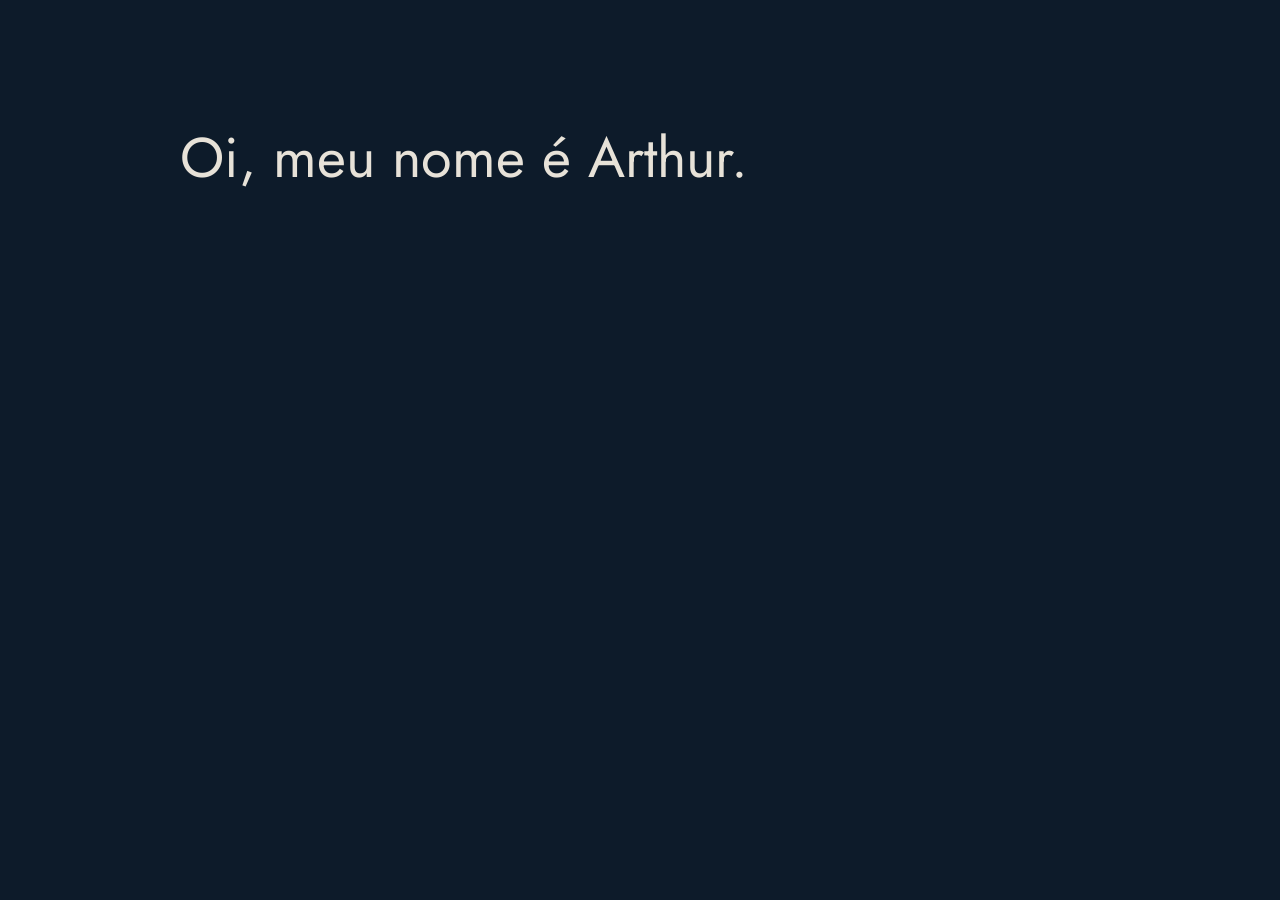
<file: index.html>
<!doctype html>
<html lang="pt-BR" data-root="">
<head>
<meta charset="utf-8">
<meta name="viewport" content="width=device-width, initial-scale=1">
<title>Arthur Ramos</title>
<meta name="description" content="Arthur Ramos, jornalista e designer em Brasília. Cuido da comunicação: redação, vídeo, redes sociais, design, fluxos de automação, apuração, planejamento e fotografia.">
<meta name="theme-color" content="#0D1B2A">
<link rel="icon" href="assets/favicon.svg" type="image/svg+xml">
<link rel="stylesheet" href="assets/fonts.css">
<link rel="stylesheet" href="assets/site.css">
<script>try{var t=localStorage.getItem('tema');document.documentElement.setAttribute('data-theme',t==='light'?'light':'dark')}catch(e){document.documentElement.setAttribute('data-theme','dark')}</script>
</head>
<body class="travado">

<div id="abertura" class="tela" hidden>
  <div class="abertura">
    <p class="fala f1">Oi, meu nome é Arthur.</p>
    <p class="fala f2">Posso te contar uma história?</p>
    <div class="opcoes">
      <button class="btn btn-cheio sim" type="button">Sim.</button>
      <button class="btn nao" type="button">Não, me leve para o site.</button>
    </div>
  </div>
</div>

<div id="percurso" class="tela" hidden>
  <div class="percurso">
    <div class="p-topo"><span class="n mono"></span><a href="#site">Ir direto ao site</a></div>
    <div class="slide" aria-live="polite"></div>
    <div class="p-base">
      <button class="btn btn-leve ant" type="button">Voltar</button>
      <button class="btn prox" type="button">Próximo</button>
    </div>
  </div>
</div>

<main id="home" hidden>
  <div class="wrap">
    <header class="topo"></header>

    <section class="hero">
      <h1 class="cuido"><span class="cuido-verbo">Cuido</span> <span class="tambor"><span class="tambor-win"><ul class="tambor-rolo"></ul></span></span></h1>
      <p class="lista"></p>
      <p class="sub">Jornalista e designer em Brasília. Disponível para assessoria e coordenação de comunicação.</p>
    </section>

    <section class="secao">
      <div class="secao-tit"><h2>Salas</h2><a href="#historia">Ver a história</a></div>
      <div class="salas" id="salas"></div>
    </section>

    <section class="secao prosa">
      <p>Trabalho com texto, imagem e vídeo: reportagem, design gráfico, edição, fotografia e redes sociais. Jornalismo, design e vídeo são braços da mesma comunicação. O que importa é a mensagem chegar; a técnica serve para aumentar o volume do megafone.</p>
      <p><a href="sobre/">Mais sobre mim</a></p>
    </section>

    <section class="secao">
      <div class="secao-tit"><h2>Contato</h2></div>
      <div class="contato" id="contato"></div>
    </section>

    <footer class="rodape"></footer>
  </div>
</main>

<script src="data/site.js"></script>
<script src="data/pecas.js"></script>
<script src="data/percurso.js"></script>
<script src="assets/site.js"></script>
<script src="assets/home.js"></script>
</body>
</html>
</file>
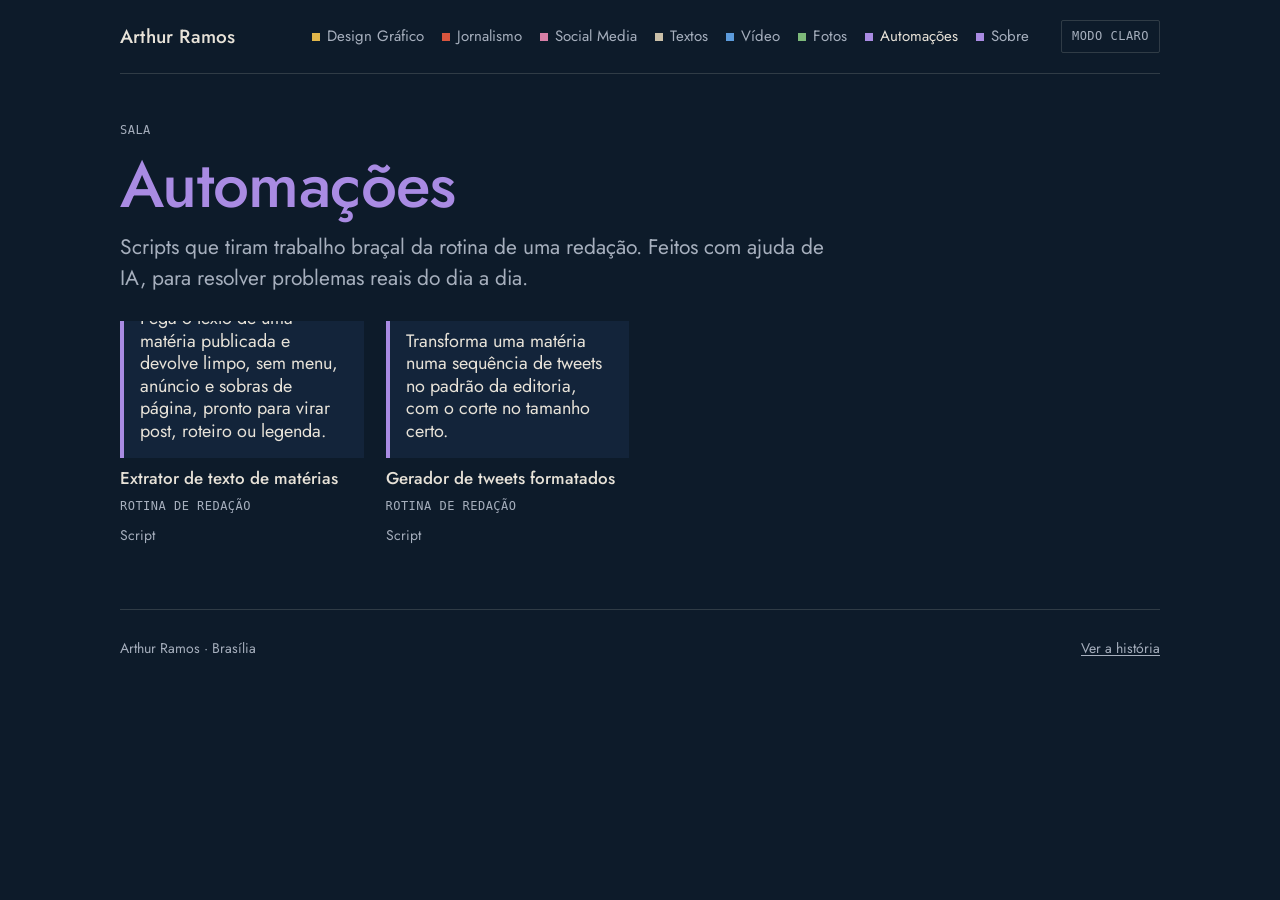
<file: automacoes/index.html>
<!doctype html>
<html lang="pt-BR" data-root="../">
<head>
<meta charset="utf-8">
<meta name="viewport" content="width=device-width, initial-scale=1">
<title>Automações · Arthur Ramos</title>
<meta name="description" content="Automações de Arthur Ramos: scripts que tiram trabalho braçal da rotina de uma redação.">
<meta name="theme-color" content="#0D1B2A">
<link rel="icon" href="../assets/favicon.svg" type="image/svg+xml">
<link rel="stylesheet" href="../assets/fonts.css">
<link rel="stylesheet" href="../assets/site.css">
<script>try{var t=localStorage.getItem('tema');document.documentElement.setAttribute('data-theme',t==='light'?'light':'dark')}catch(e){document.documentElement.setAttribute('data-theme','dark')}</script>
</head>
<body data-sala="automacoes">
<div class="wrap">
  <header class="topo"></header>
  <section class="sala-cab">
    <p class="mono">Sala</p>
    <h1>Automações</h1>
    <p>Scripts que tiram trabalho braçal da rotina de uma redação. Feitos com ajuda de IA, para resolver problemas reais do dia a dia.</p>
  </section>
  <div class="pecas" id="pecas" data-sala="automacoes"></div>
  <footer class="rodape"></footer>
</div>
<dialog class="dlg" id="dlg">
  <div class="dlg-topo"><span class="mono dlg-tit"></span><button class="btn btn-leve fechar" type="button">Fechar</button></div>
  <div class="dlg-corpo"></div>
</dialog>
<script src="../data/site.js"></script>
<script src="../data/pecas.js"></script>
<script src="../data/materias.js"></script>
<script src="../assets/site.js"></script>
<script src="../assets/sala.js"></script>
</body>
</html>
</file>
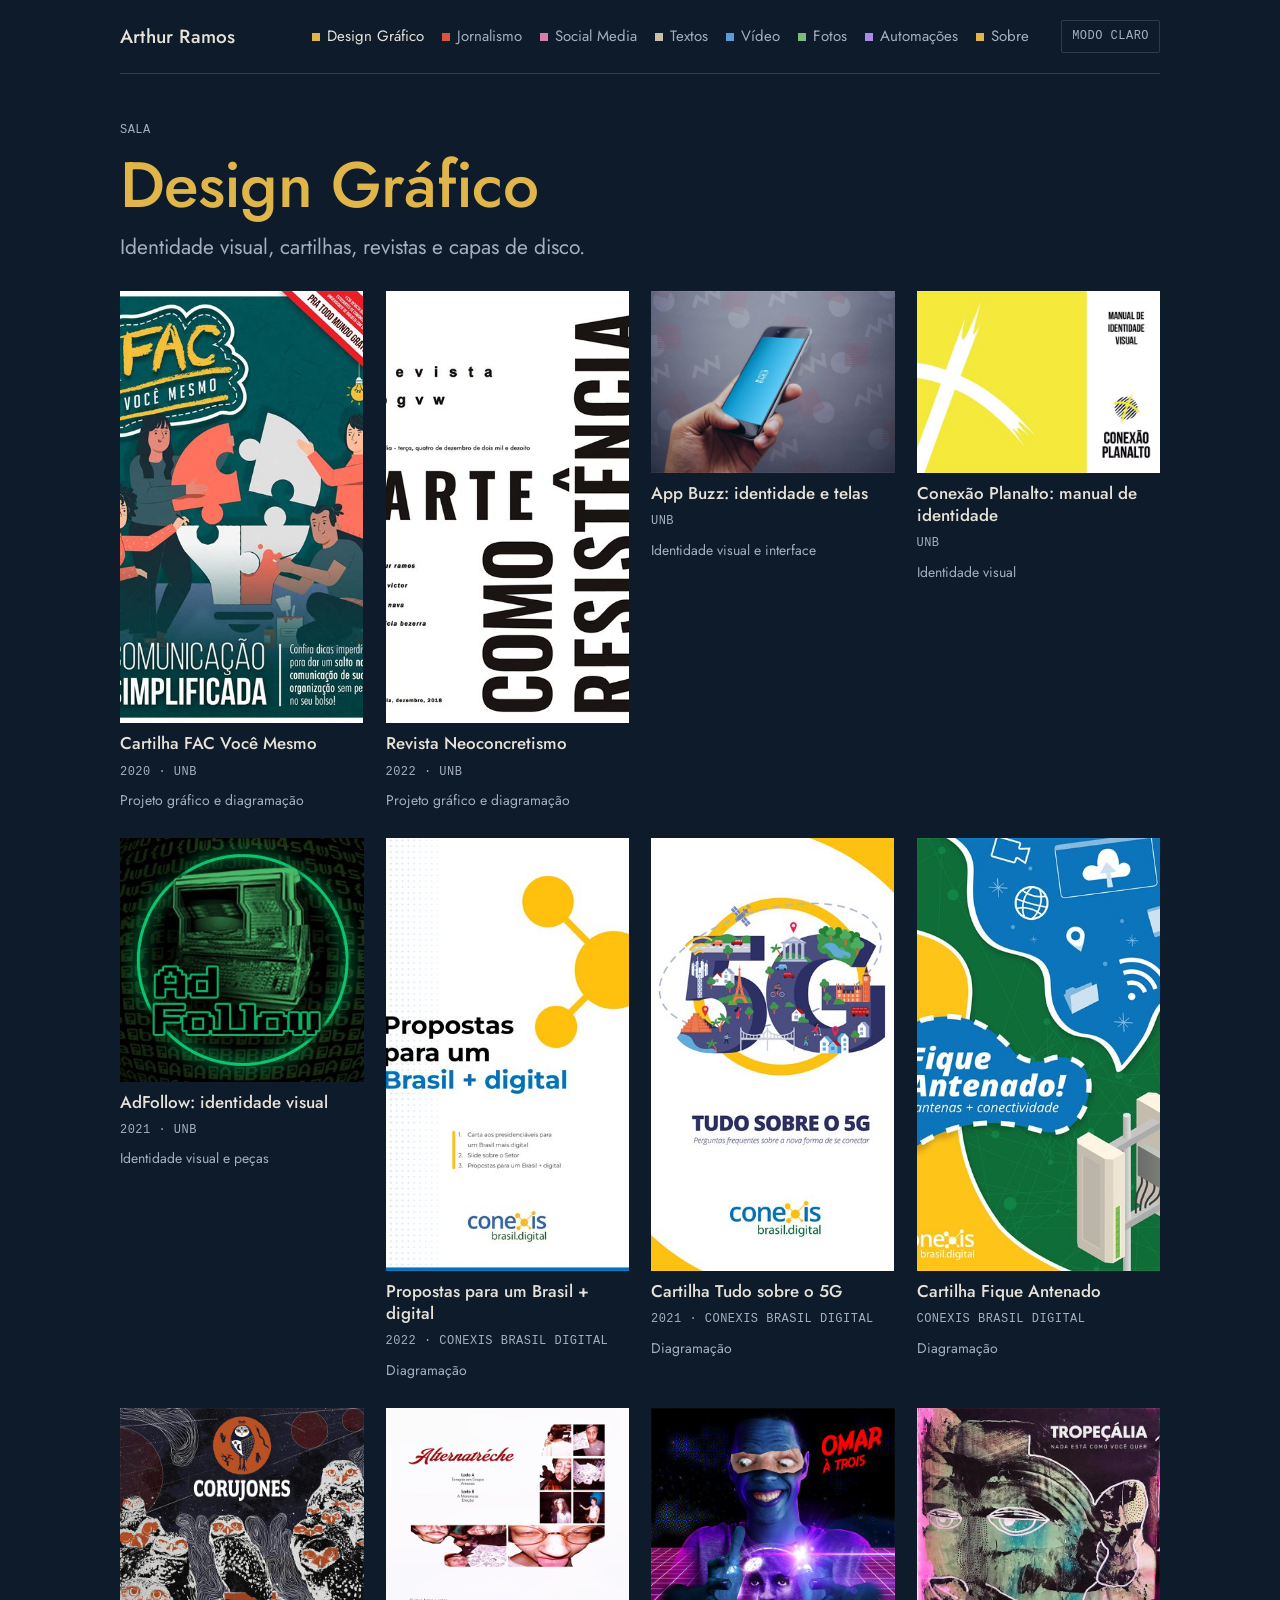
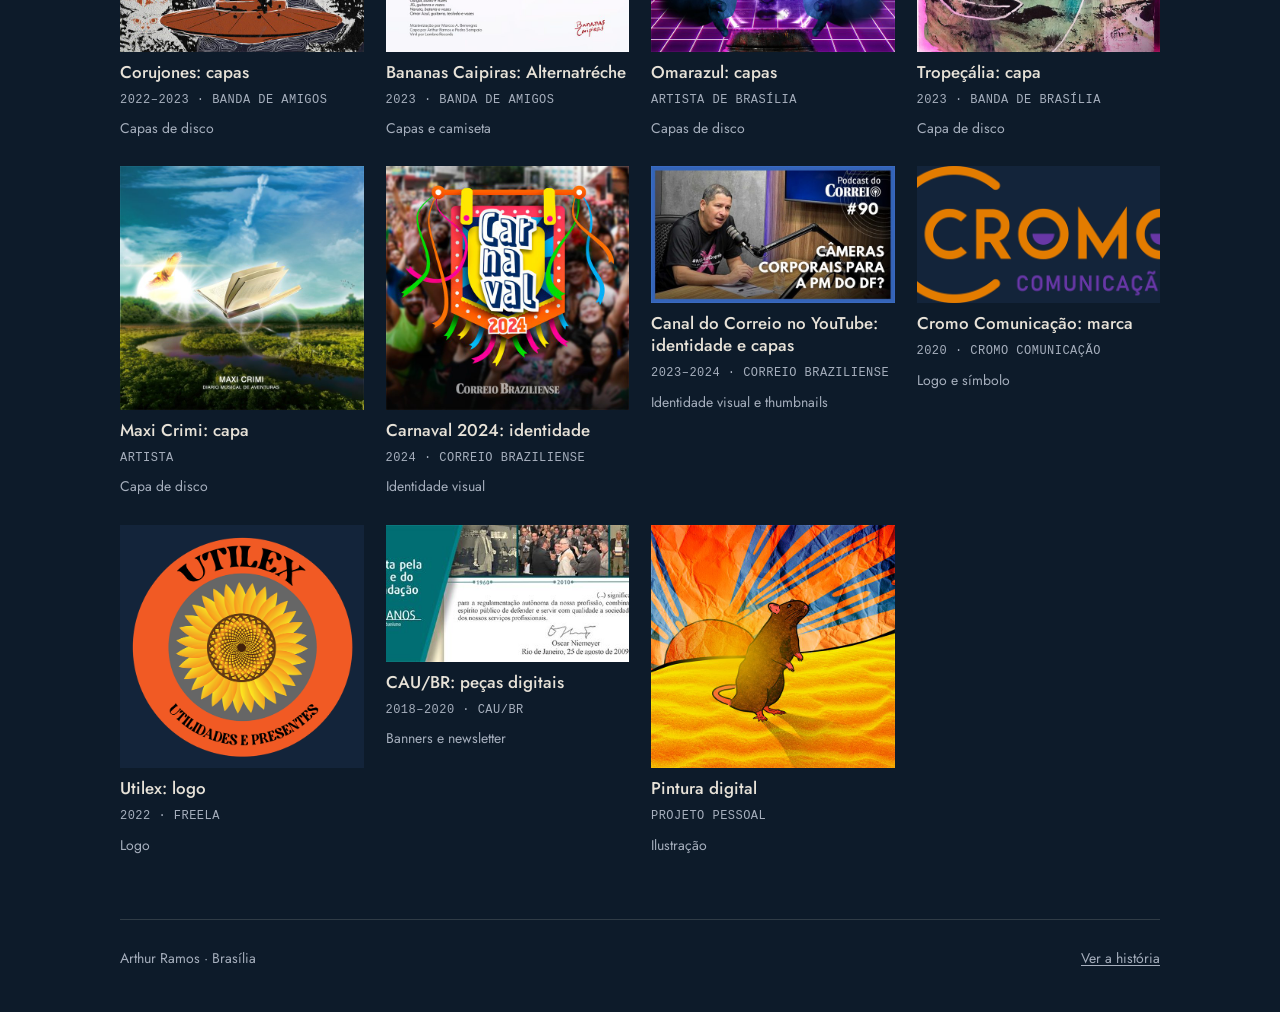
<file: design/index.html>
<!doctype html>
<html lang="pt-BR" data-root="../">
<head>
<meta charset="utf-8">
<meta name="viewport" content="width=device-width, initial-scale=1">
<title>Design Gráfico · Arthur Ramos</title>
<meta name="description" content="Design gráfico de Arthur Ramos: identidade visual, cartilhas, revistas e capas de disco.">
<meta name="theme-color" content="#0D1B2A">
<link rel="icon" href="../assets/favicon.svg" type="image/svg+xml">
<link rel="stylesheet" href="../assets/fonts.css">
<link rel="stylesheet" href="../assets/site.css">
<script>try{var t=localStorage.getItem('tema');document.documentElement.setAttribute('data-theme',t==='light'?'light':'dark')}catch(e){document.documentElement.setAttribute('data-theme','dark')}</script>
</head>
<body data-sala="design">
<div class="wrap">
  <header class="topo"></header>
  <section class="sala-cab">
    <p class="mono">Sala</p>
    <h1>Design Gráfico</h1>
    <p>Identidade visual, cartilhas, revistas e capas de disco.</p>
  </section>
  <div class="pecas" id="pecas" data-sala="design"></div>
  <footer class="rodape"></footer>
</div>
<dialog class="dlg" id="dlg">
  <div class="dlg-topo"><span class="mono dlg-tit"></span><button class="btn btn-leve fechar" type="button">Fechar</button></div>
  <div class="dlg-corpo"></div>
</dialog>
<script src="../data/site.js"></script>
<script src="../data/pecas.js"></script>
<script src="../data/materias.js"></script>
<script src="../assets/site.js"></script>
<script src="../assets/sala.js"></script>
</body>
</html>
</file>
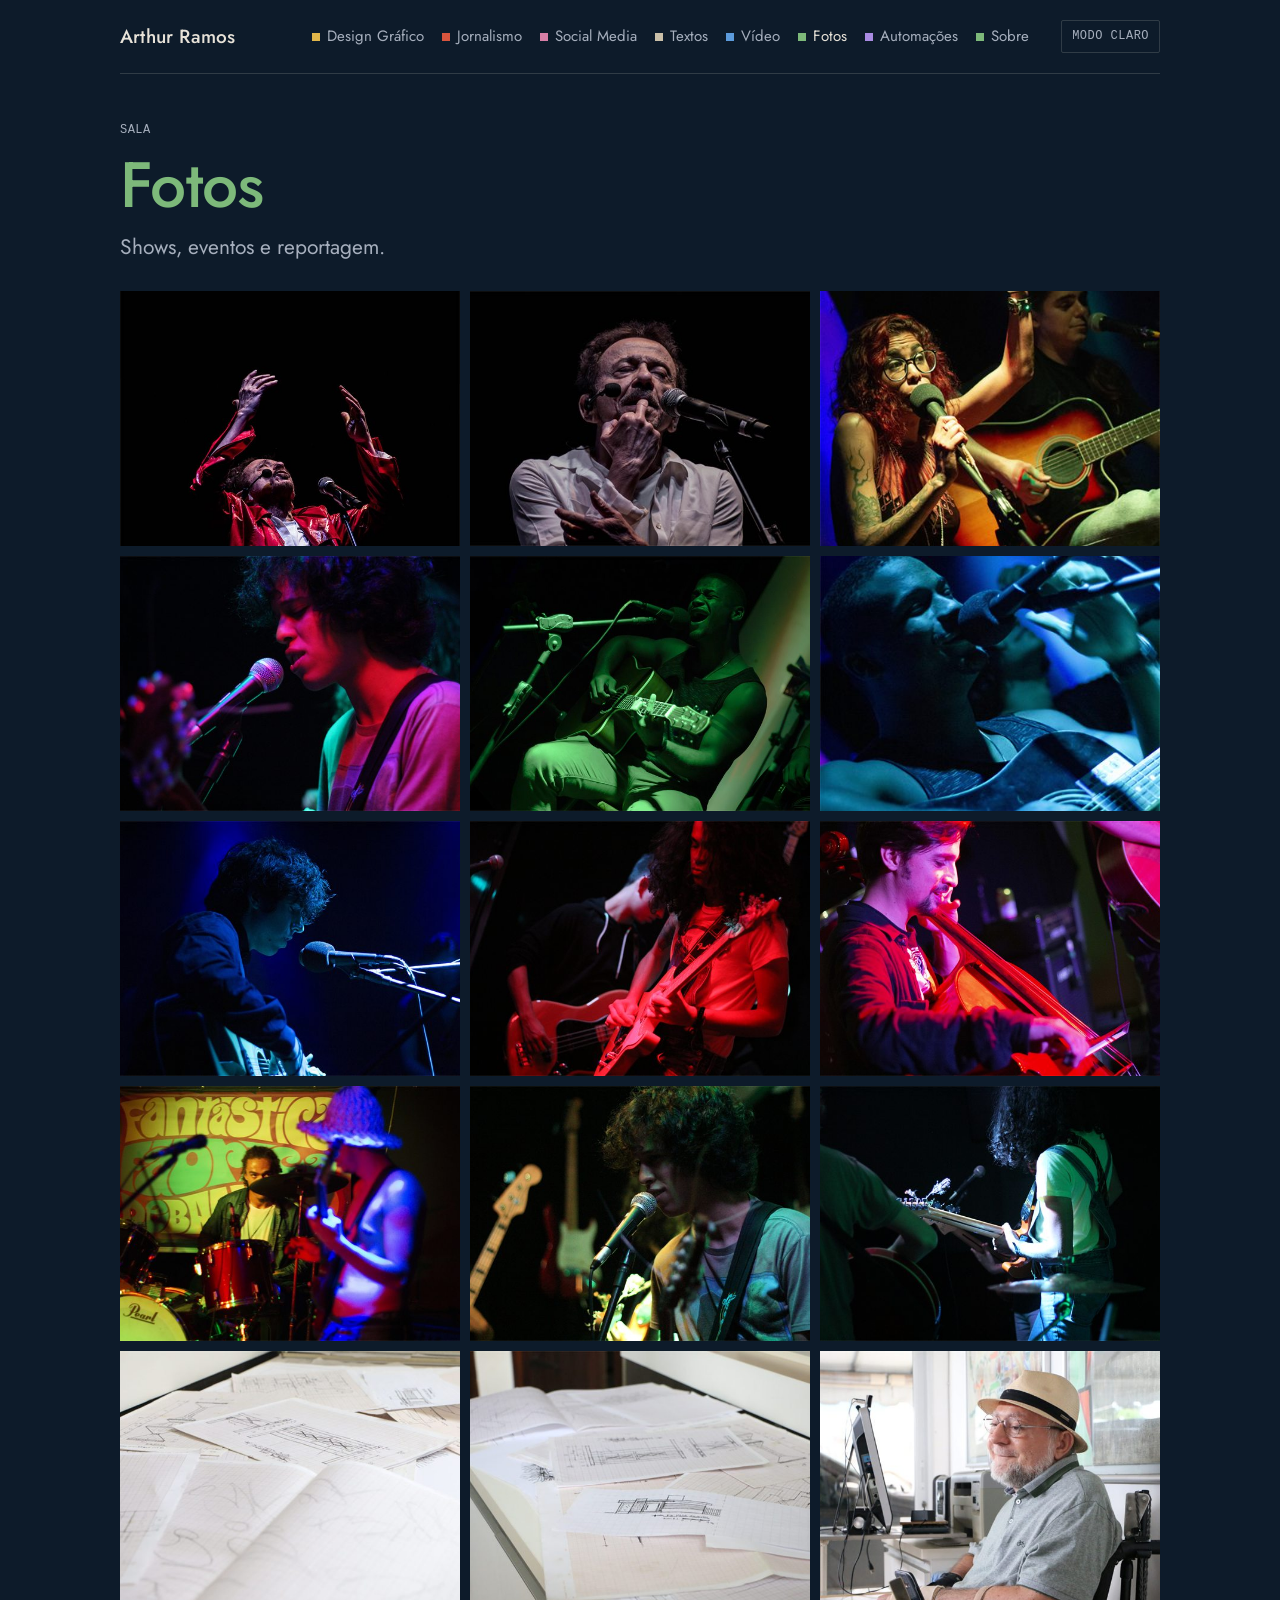
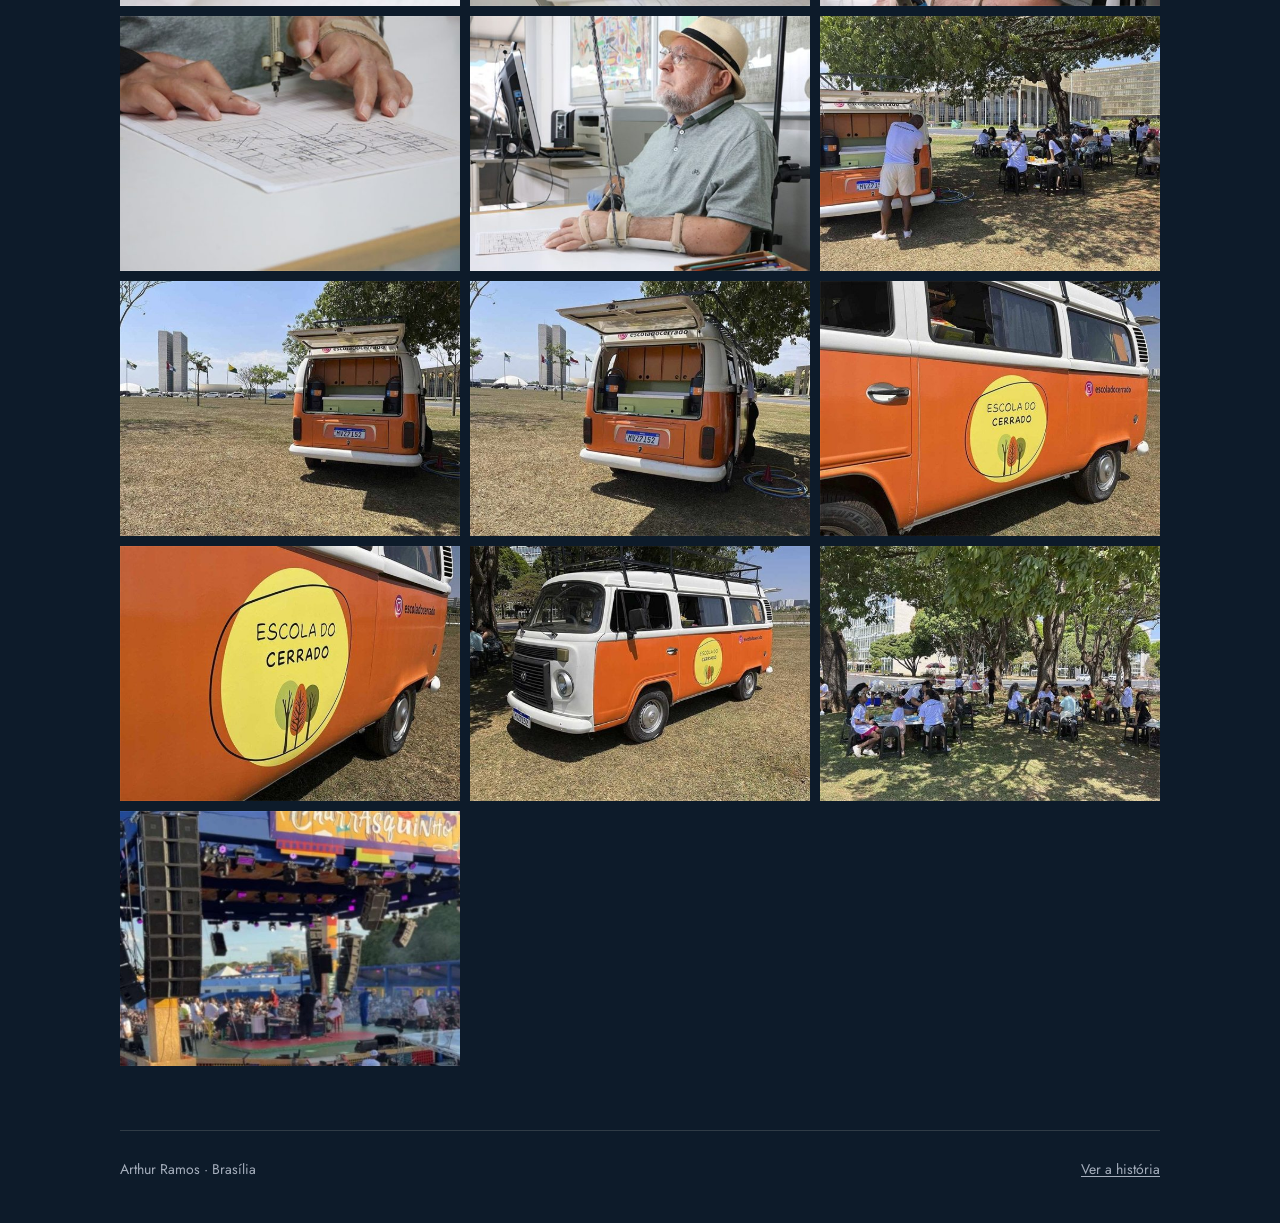
<file: fotos/index.html>
<!doctype html>
<html lang="pt-BR" data-root="../">
<head>
<meta charset="utf-8">
<meta name="viewport" content="width=device-width, initial-scale=1">
<title>Fotos · Arthur Ramos</title>
<meta name="description" content="Fotografia de Arthur Ramos: shows, eventos e reportagem.">
<meta name="theme-color" content="#0D1B2A">
<link rel="icon" href="../assets/favicon.svg" type="image/svg+xml">
<link rel="stylesheet" href="../assets/fonts.css">
<link rel="stylesheet" href="../assets/site.css">
<script>try{var t=localStorage.getItem('tema');document.documentElement.setAttribute('data-theme',t==='light'?'light':'dark')}catch(e){document.documentElement.setAttribute('data-theme','dark')}</script>
</head>
<body data-sala="fotos">
<div class="wrap">
  <header class="topo"></header>
  <section class="sala-cab">
    <p class="mono">Sala</p>
    <h1>Fotos</h1>
    <p>Shows, eventos e reportagem.</p>
  </section>
  <div class="pecas" id="pecas" data-sala="fotos"></div>
  <footer class="rodape"></footer>
</div>
<dialog class="dlg" id="dlg">
  <div class="dlg-topo"><span class="mono dlg-tit"></span><button class="btn btn-leve fechar" type="button">Fechar</button></div>
  <div class="dlg-corpo"></div>
</dialog>
<script src="../data/site.js"></script>
<script src="../data/pecas.js"></script>
<script src="../data/materias.js"></script>
<script src="../assets/site.js"></script>
<script src="../assets/sala.js"></script>
</body>
</html>
</file>
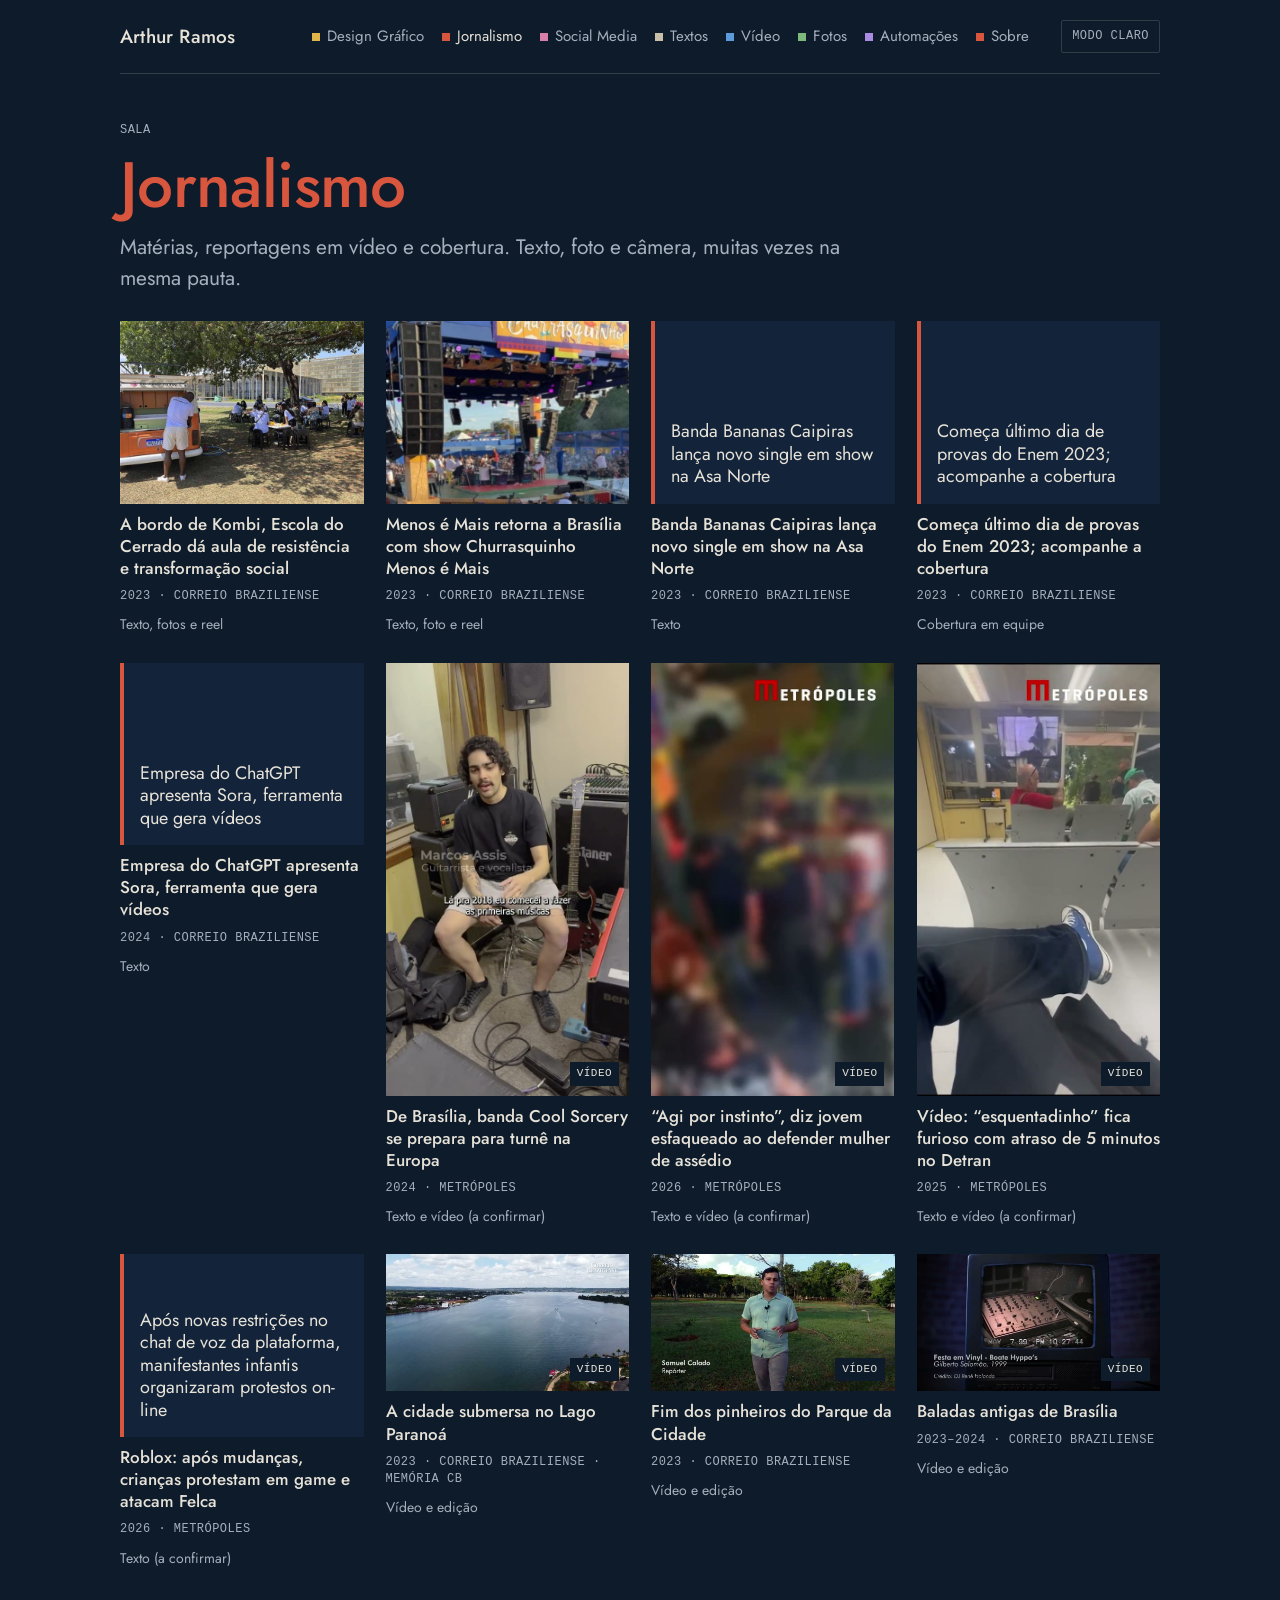
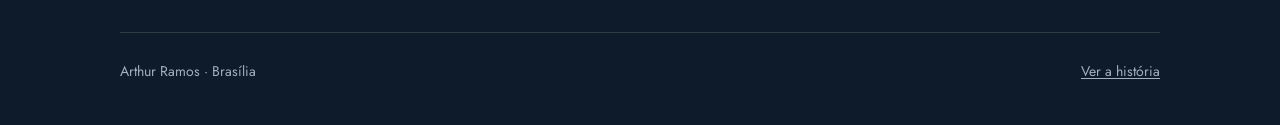
<file: jornalismo/index.html>
<!doctype html>
<html lang="pt-BR" data-root="../">
<head>
<meta charset="utf-8">
<meta name="viewport" content="width=device-width, initial-scale=1">
<title>Jornalismo · Arthur Ramos</title>
<meta name="description" content="Jornalismo de Arthur Ramos: matérias, reportagens em vídeo e cobertura no Correio Braziliense e no Metrópoles.">
<meta name="theme-color" content="#0D1B2A">
<link rel="icon" href="../assets/favicon.svg" type="image/svg+xml">
<link rel="stylesheet" href="../assets/fonts.css">
<link rel="stylesheet" href="../assets/site.css">
<script>try{var t=localStorage.getItem('tema');document.documentElement.setAttribute('data-theme',t==='light'?'light':'dark')}catch(e){document.documentElement.setAttribute('data-theme','dark')}</script>
</head>
<body data-sala="jornalismo">
<div class="wrap">
  <header class="topo"></header>
  <section class="sala-cab">
    <p class="mono">Sala</p>
    <h1>Jornalismo</h1>
    <p>Matérias, reportagens em vídeo e cobertura. Texto, foto e câmera, muitas vezes na mesma pauta.</p>
  </section>
  <div class="pecas" id="pecas" data-sala="jornalismo"></div>
  <footer class="rodape"></footer>
</div>
<dialog class="dlg" id="dlg">
  <div class="dlg-topo"><span class="mono dlg-tit"></span><button class="btn btn-leve fechar" type="button">Fechar</button></div>
  <div class="dlg-corpo"></div>
</dialog>
<script src="../data/site.js"></script>
<script src="../data/pecas.js"></script>
<script src="../data/materias.js"></script>
<script src="../assets/site.js"></script>
<script src="../assets/sala.js"></script>
</body>
</html>
</file>
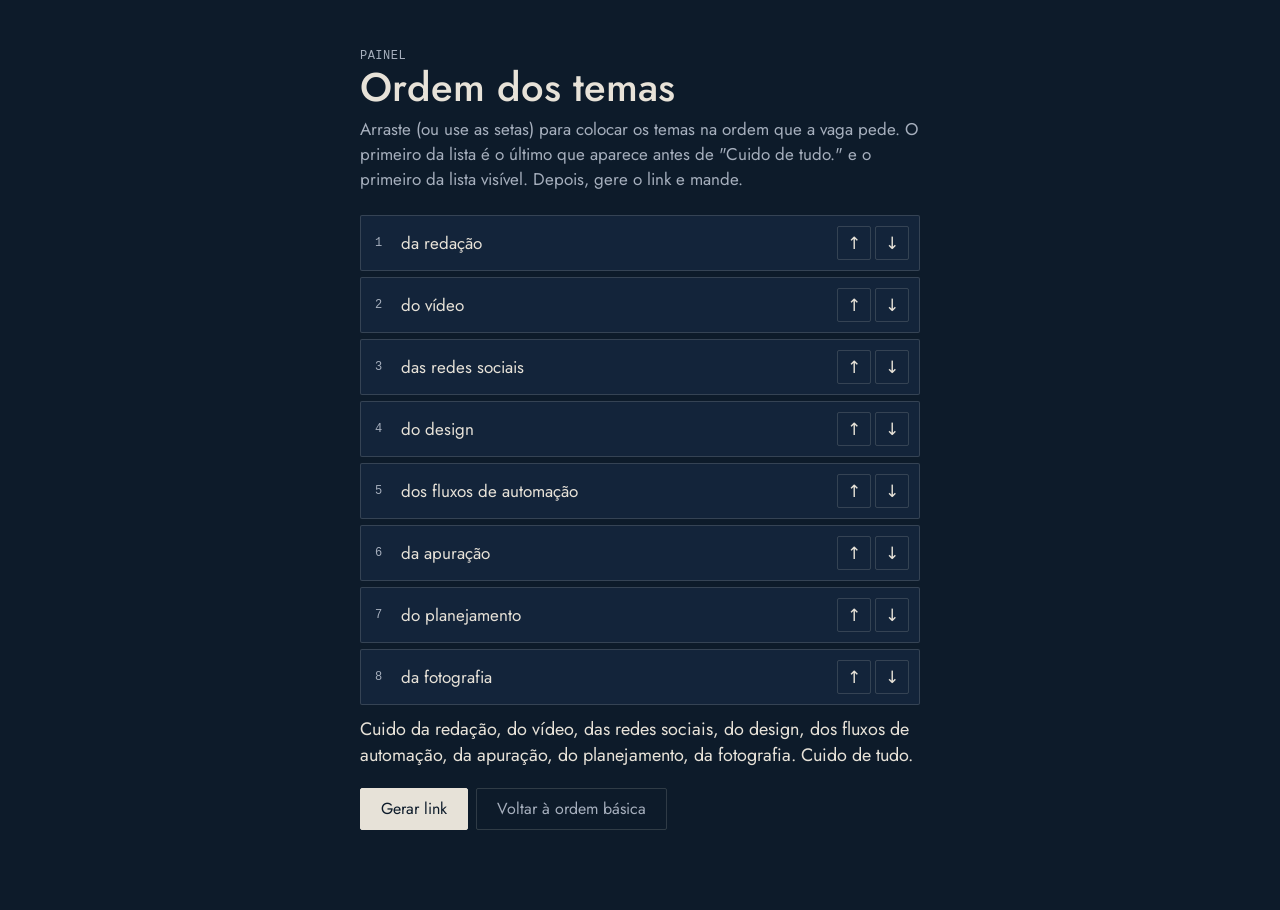
<file: painel/index.html>
<!doctype html>
<html lang="pt-BR" data-root="../">
<head>
<meta charset="utf-8">
<meta name="viewport" content="width=device-width, initial-scale=1">
<meta name="robots" content="noindex, nofollow">
<title>Painel</title>
<link rel="icon" href="../assets/favicon.svg" type="image/svg+xml">
<link rel="stylesheet" href="../assets/fonts.css">
<link rel="stylesheet" href="../assets/site.css">
<script>try{var t=localStorage.getItem('tema');document.documentElement.setAttribute('data-theme',t==='light'?'light':'dark')}catch(e){document.documentElement.setAttribute('data-theme','dark')}</script>
</head>
<body>
<div class="painel">
  <p class="mono">Painel</p>
  <h1>Ordem dos temas</h1>
  <p class="explica">Arraste (ou use as setas) para colocar os temas na ordem que a vaga pede. O primeiro da lista é o último que aparece antes de "Cuido de tudo." e o primeiro da lista visível. Depois, gere o link e mande.</p>
  <ul class="ordem" id="ordem"></ul>
  <p class="previa" id="previa"></p>
  <div class="acoes">
    <button class="btn btn-cheio" id="gerar" type="button">Gerar link</button>
    <button class="btn btn-leve" id="resetar" type="button">Voltar à ordem básica</button>
  </div>
  <div class="saida" id="saida" hidden>
    <input id="link" type="text" readonly aria-label="Link gerado">
    <button class="btn" id="copiar" type="button">Copiar</button>
  </div>
</div>
<script src="../data/site.js"></script>
<script src="../assets/site.js"></script>
<script src="../assets/painel.js"></script>
</body>
</html>
</file>
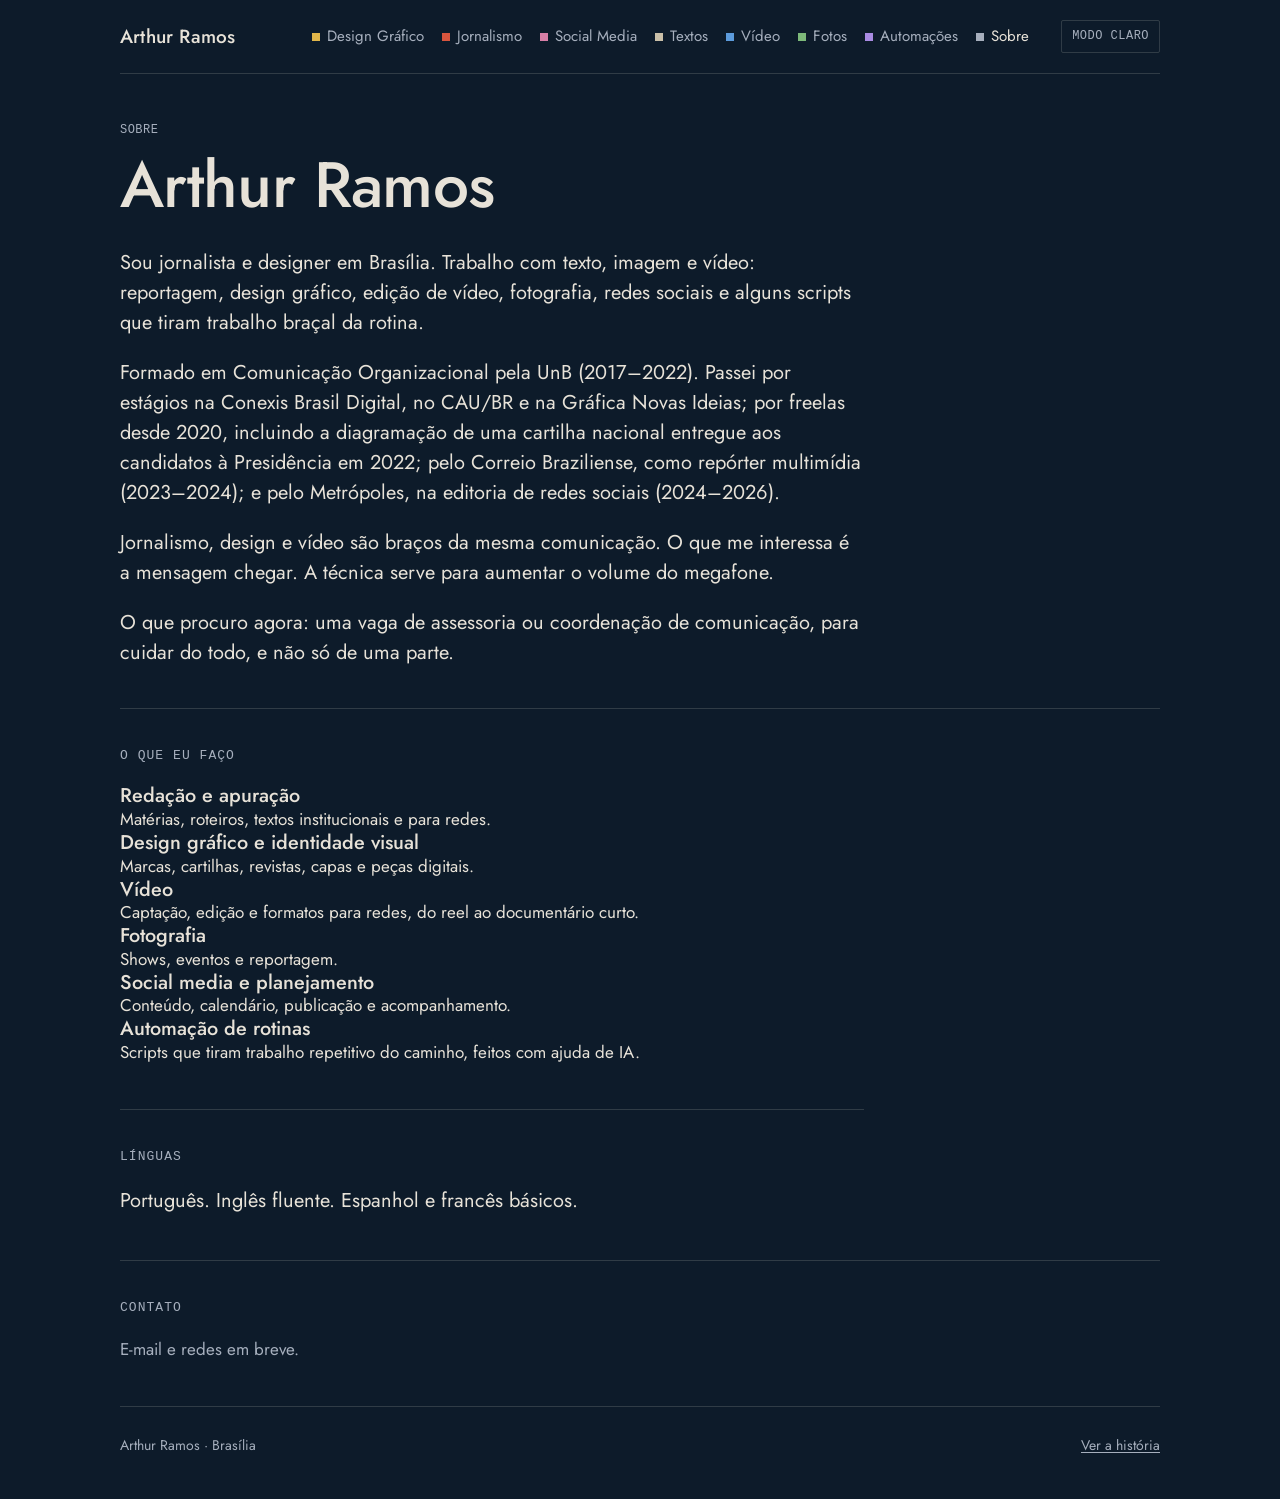
<file: sobre/index.html>
<!doctype html>
<html lang="pt-BR" data-root="../">
<head>
<meta charset="utf-8">
<meta name="viewport" content="width=device-width, initial-scale=1">
<title>Sobre · Arthur Ramos</title>
<meta name="description" content="Quem é Arthur Ramos: jornalista e designer em Brasília, formado em Comunicação Organizacional pela UnB.">
<meta name="theme-color" content="#0D1B2A">
<link rel="icon" href="../assets/favicon.svg" type="image/svg+xml">
<link rel="stylesheet" href="../assets/fonts.css">
<link rel="stylesheet" href="../assets/site.css">
<script>try{var t=localStorage.getItem('tema');document.documentElement.setAttribute('data-theme',t==='light'?'light':'dark')}catch(e){document.documentElement.setAttribute('data-theme','dark')}</script>
</head>
<body data-sala="sobre">
<div class="wrap">
  <header class="topo"></header>
  <section class="sala-cab">
    <p class="mono">Sobre</p>
    <h1 style="color:var(--fg)">Arthur Ramos</h1>
  </section>
  <section class="prosa" style="padding-bottom:40px">
    <p>Sou jornalista e designer em Brasília. Trabalho com texto, imagem e vídeo: reportagem, design gráfico, edição de vídeo, fotografia, redes sociais e alguns scripts que tiram trabalho braçal da rotina.</p>
    <p>Formado em Comunicação Organizacional pela UnB (2017–2022). Passei por estágios na Conexis Brasil Digital, no CAU/BR e na Gráfica Novas Ideias; por freelas desde 2020, incluindo a diagramação de uma cartilha nacional entregue aos candidatos à Presidência em 2022; pelo Correio Braziliense, como repórter multimídia (2023–2024); e pelo Metrópoles, na editoria de redes sociais (2024–2026).</p>
    <p>Jornalismo, design e vídeo são braços da mesma comunicação. O que me interessa é a mensagem chegar. A técnica serve para aumentar o volume do megafone.</p>
    <p>O que procuro agora: uma vaga de assessoria ou coordenação de comunicação, para cuidar do todo, e não só de uma parte.</p>
  </section>
  <section class="secao">
    <div class="secao-tit"><h2>O que eu faço</h2></div>
    <div class="itens">
      <article class="item"><h3>Redação e apuração</h3><p>Matérias, roteiros, textos institucionais e para redes.</p></article>
      <article class="item"><h3>Design gráfico e identidade visual</h3><p>Marcas, cartilhas, revistas, capas e peças digitais.</p></article>
      <article class="item"><h3>Vídeo</h3><p>Captação, edição e formatos para redes, do reel ao documentário curto.</p></article>
      <article class="item"><h3>Fotografia</h3><p>Shows, eventos e reportagem.</p></article>
      <article class="item"><h3>Social media e planejamento</h3><p>Conteúdo, calendário, publicação e acompanhamento.</p></article>
      <article class="item"><h3>Automação de rotinas</h3><p>Scripts que tiram trabalho repetitivo do caminho, feitos com ajuda de IA.</p></article>
    </div>
  </section>
  <section class="secao prosa">
    <div class="secao-tit"><h2>Línguas</h2></div>
    <p>Português. Inglês fluente. Espanhol e francês básicos.</p>
  </section>
  <section class="secao">
    <div class="secao-tit"><h2>Contato</h2></div>
    <div class="contato" id="contato"></div>
  </section>
  <footer class="rodape"></footer>
</div>
<script src="../data/site.js"></script>
<script src="../assets/site.js"></script>
<script>
(function () {
  var c = (window.SITE.contato || {}), esc = window.AR.esc, itens = [];
  if (c.email) itens.push('<a href="mailto:' + esc(c.email) + '">' + esc(c.email) + '</a>');
  if (c.linkedin) itens.push('<a href="' + esc(c.linkedin) + '" target="_blank" rel="noopener">LinkedIn</a>');
  if (c.github) itens.push('<a href="' + esc(c.github) + '" target="_blank" rel="noopener">GitHub</a>');
  document.getElementById('contato').innerHTML = itens.length ? itens.join('') : '<span class="nada">E-mail e redes em breve.</span>';
})();
</script>
</body>
</html>
</file>
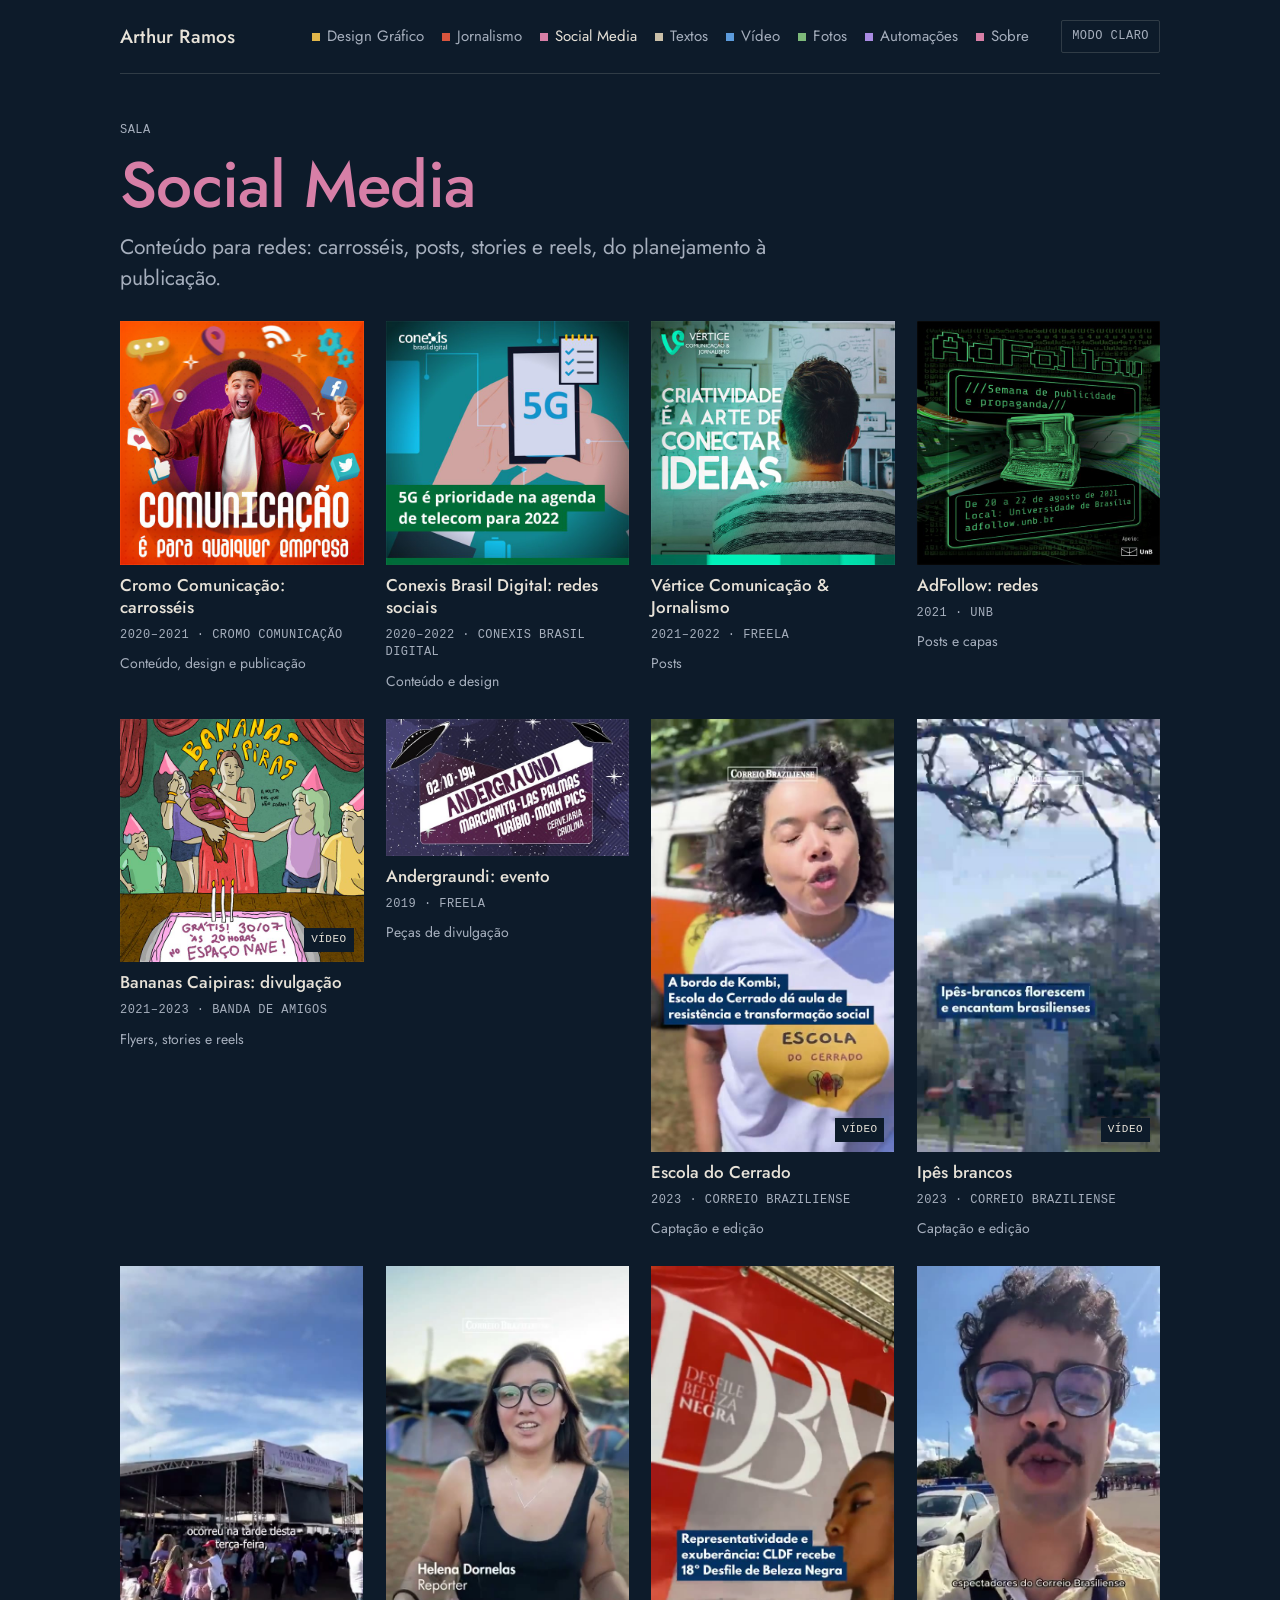
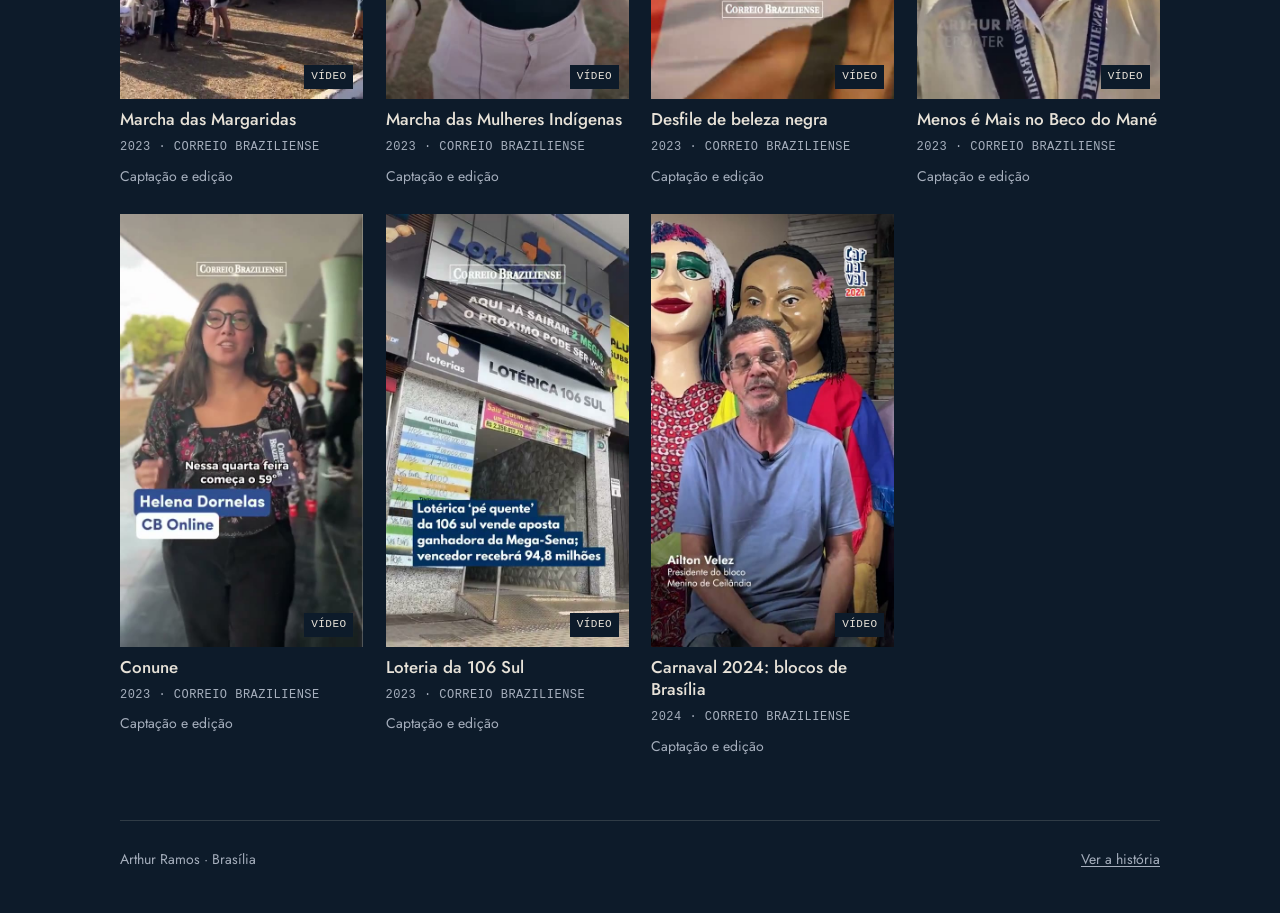
<file: social/index.html>
<!doctype html>
<html lang="pt-BR" data-root="../">
<head>
<meta charset="utf-8">
<meta name="viewport" content="width=device-width, initial-scale=1">
<title>Social Media · Arthur Ramos</title>
<meta name="description" content="Social media de Arthur Ramos: carrosséis, posts, stories e reels, do planejamento à publicação.">
<meta name="theme-color" content="#0D1B2A">
<link rel="icon" href="../assets/favicon.svg" type="image/svg+xml">
<link rel="stylesheet" href="../assets/fonts.css">
<link rel="stylesheet" href="../assets/site.css">
<script>try{var t=localStorage.getItem('tema');document.documentElement.setAttribute('data-theme',t==='light'?'light':'dark')}catch(e){document.documentElement.setAttribute('data-theme','dark')}</script>
</head>
<body data-sala="social">
<div class="wrap">
  <header class="topo"></header>
  <section class="sala-cab">
    <p class="mono">Sala</p>
    <h1>Social Media</h1>
    <p>Conteúdo para redes: carrosséis, posts, stories e reels, do planejamento à publicação.</p>
  </section>
  <div class="pecas" id="pecas" data-sala="social"></div>
  <footer class="rodape"></footer>
</div>
<dialog class="dlg" id="dlg">
  <div class="dlg-topo"><span class="mono dlg-tit"></span><button class="btn btn-leve fechar" type="button">Fechar</button></div>
  <div class="dlg-corpo"></div>
</dialog>
<script src="../data/site.js"></script>
<script src="../data/pecas.js"></script>
<script src="../data/materias.js"></script>
<script src="../assets/site.js"></script>
<script src="../assets/sala.js"></script>
</body>
</html>
</file>
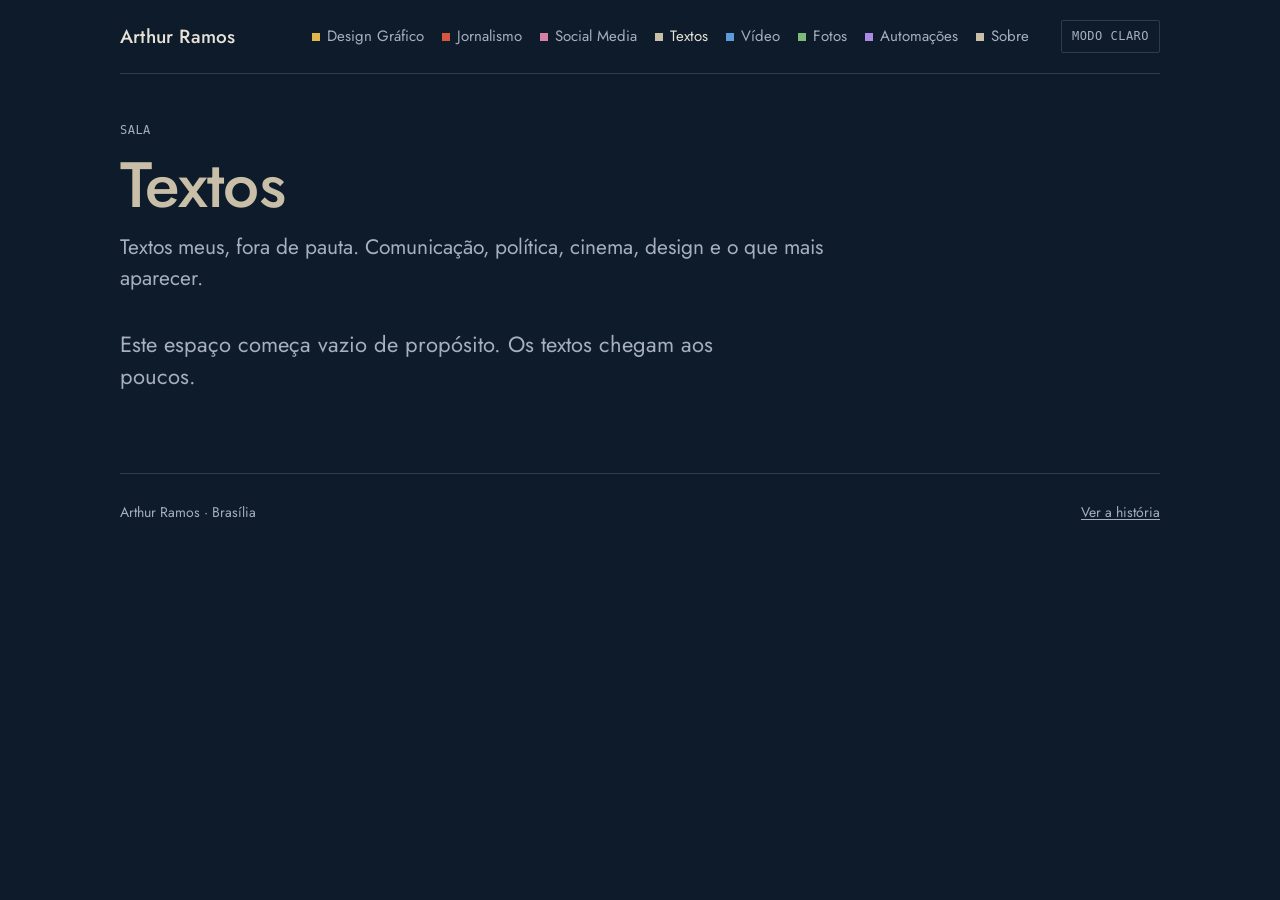
<file: textos/index.html>
<!doctype html>
<html lang="pt-BR" data-root="../">
<head>
<meta charset="utf-8">
<meta name="viewport" content="width=device-width, initial-scale=1">
<title>Textos · Arthur Ramos</title>
<meta name="description" content="Textos de Arthur Ramos, fora de pauta: comunicação, política, cinema, design e o que mais aparecer.">
<meta name="theme-color" content="#0D1B2A">
<link rel="icon" href="../assets/favicon.svg" type="image/svg+xml">
<link rel="stylesheet" href="../assets/fonts.css">
<link rel="stylesheet" href="../assets/site.css">
<script>try{var t=localStorage.getItem('tema');document.documentElement.setAttribute('data-theme',t==='light'?'light':'dark')}catch(e){document.documentElement.setAttribute('data-theme','dark')}</script>
</head>
<body data-sala="textos">
<div class="wrap">
  <header class="topo"></header>
  <section class="sala-cab">
    <p class="mono">Sala</p>
    <h1>Textos</h1>
    <p>Textos meus, fora de pauta. Comunicação, política, cinema, design e o que mais aparecer.</p>
  </section>
  <div id="textos"></div>
  <footer class="rodape"></footer>
</div>
<script src="../data/site.js"></script>
<script src="../data/textos.js"></script>
<script src="../assets/site.js"></script>
<script>
(function () {
  document.documentElement.style.setProperty('--cor', 'var(--textos)');
  var el = document.getElementById('textos'), T = window.TEXTOS || [], esc = window.AR.esc;
  if (!T.length) { el.innerHTML = '<p class="vazio">Este espaço começa vazio de propósito. Os textos chegam aos poucos.</p>'; return; }
  el.innerHTML = '<div class="itens">' + T.map(function (t) {
    return '<article class="item"><p class="mono">' + esc(window.AR.fmtData(t.data)) + '</p><h3>' + esc(t.titulo) + '</h3><p>' + esc(t.resumo || '') + '</p></article>';
  }).join('') + '</div>';
})();
</script>
</body>
</html>
</file>
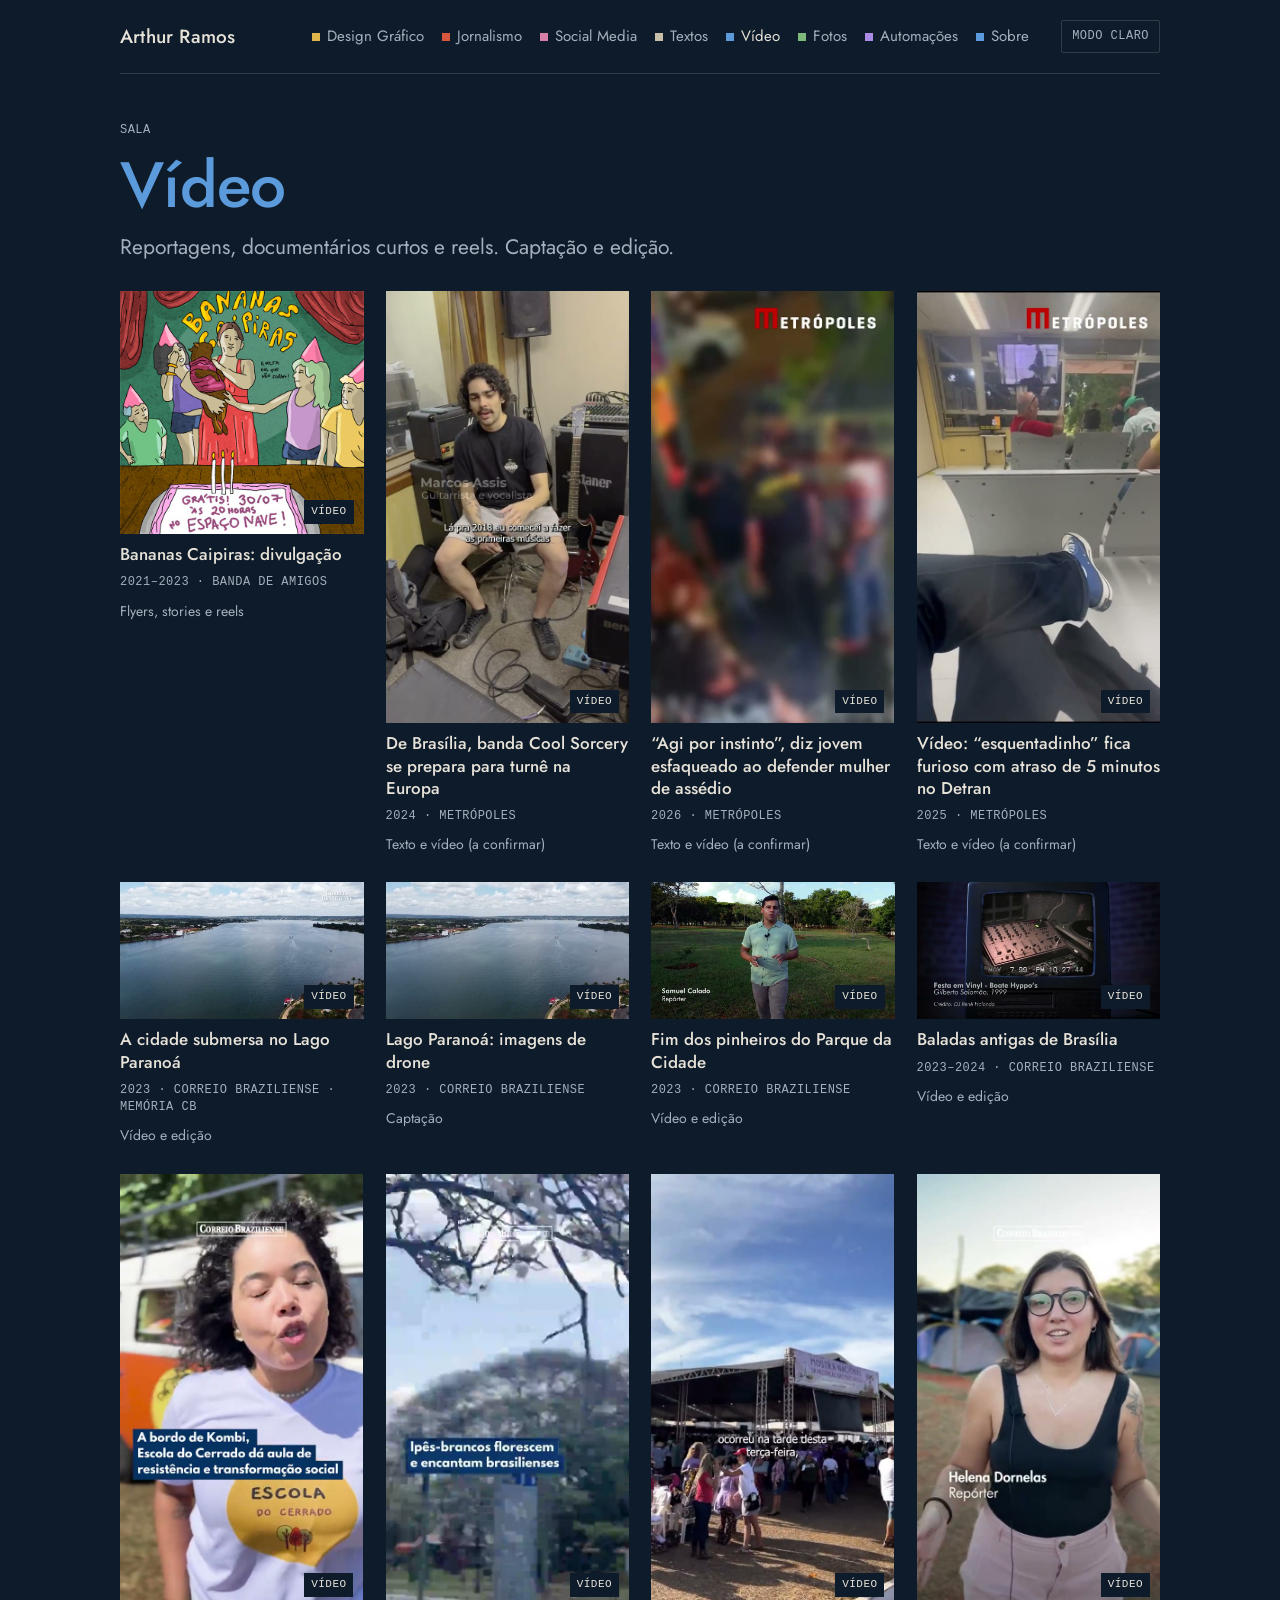
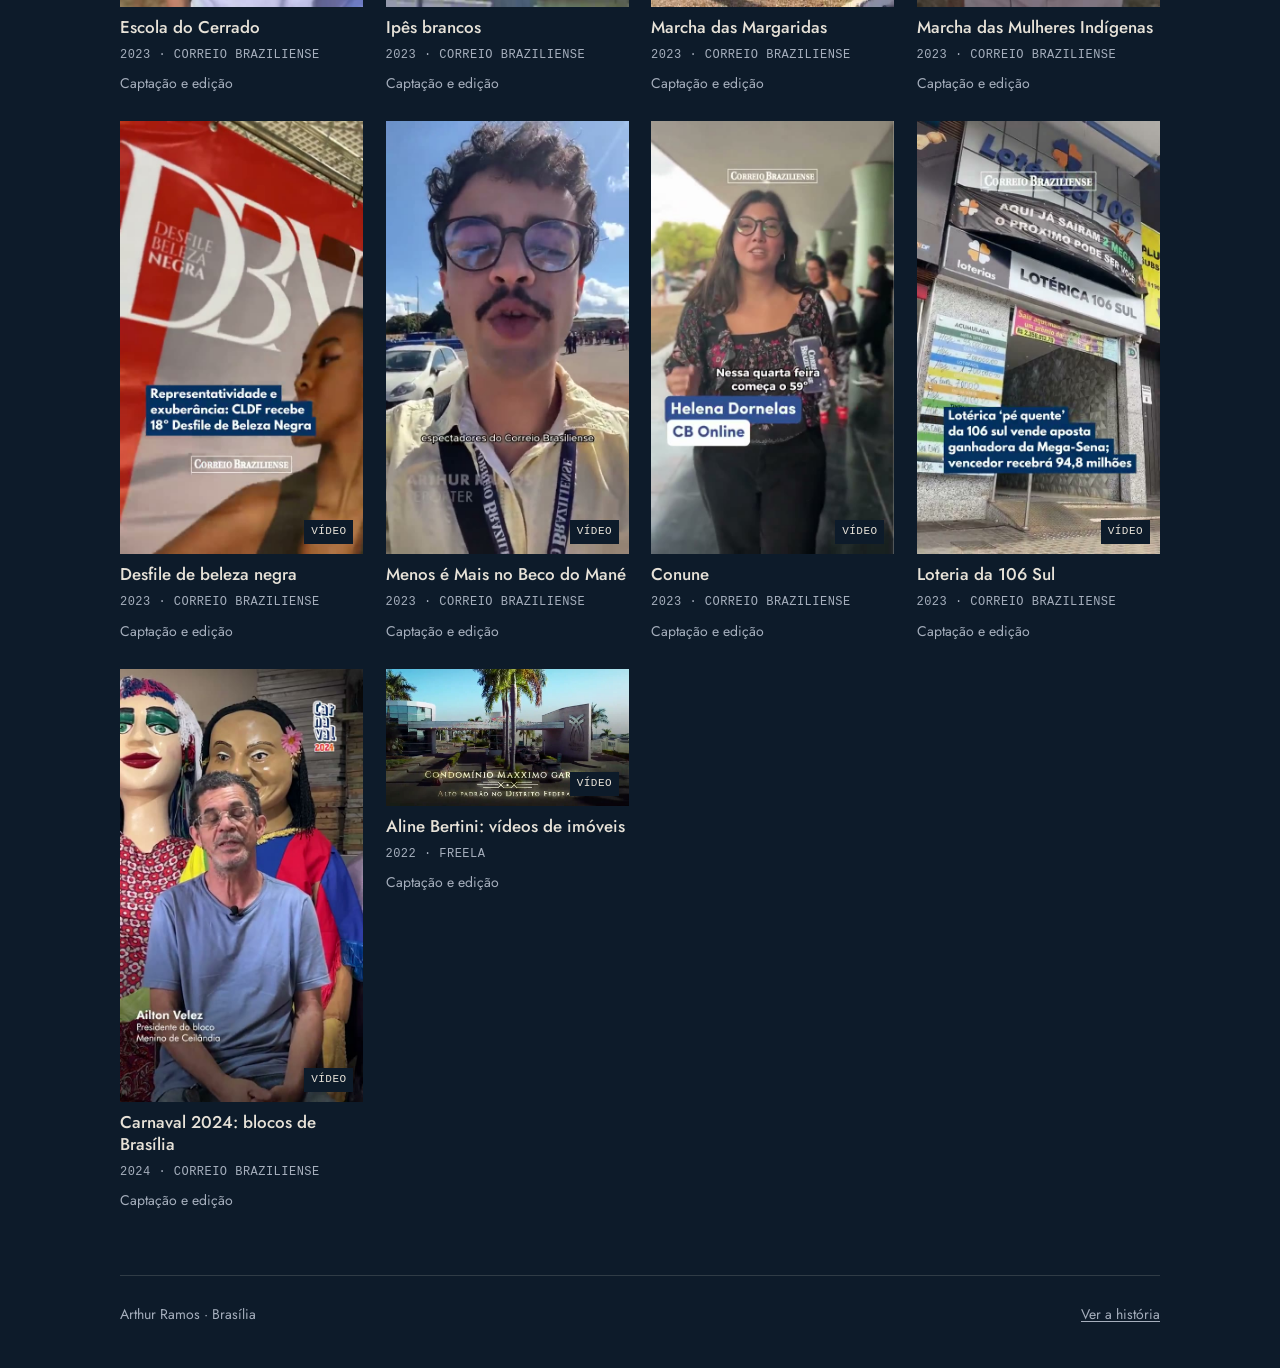
<file: video/index.html>
<!doctype html>
<html lang="pt-BR" data-root="../">
<head>
<meta charset="utf-8">
<meta name="viewport" content="width=device-width, initial-scale=1">
<title>Vídeo · Arthur Ramos</title>
<meta name="description" content="Vídeos de Arthur Ramos: reportagens, documentários curtos e reels. Captação e edição.">
<meta name="theme-color" content="#0D1B2A">
<link rel="icon" href="../assets/favicon.svg" type="image/svg+xml">
<link rel="stylesheet" href="../assets/fonts.css">
<link rel="stylesheet" href="../assets/site.css">
<script>try{var t=localStorage.getItem('tema');document.documentElement.setAttribute('data-theme',t==='light'?'light':'dark')}catch(e){document.documentElement.setAttribute('data-theme','dark')}</script>
</head>
<body data-sala="video">
<div class="wrap">
  <header class="topo"></header>
  <section class="sala-cab">
    <p class="mono">Sala</p>
    <h1>Vídeo</h1>
    <p>Reportagens, documentários curtos e reels. Captação e edição.</p>
  </section>
  <div class="pecas" id="pecas" data-sala="video"></div>
  <footer class="rodape"></footer>
</div>
<dialog class="dlg" id="dlg">
  <div class="dlg-topo"><span class="mono dlg-tit"></span><button class="btn btn-leve fechar" type="button">Fechar</button></div>
  <div class="dlg-corpo"></div>
</dialog>
<script src="../data/site.js"></script>
<script src="../data/pecas.js"></script>
<script src="../data/materias.js"></script>
<script src="../assets/site.js"></script>
<script src="../assets/sala.js"></script>
</body>
</html>
</file>
<file: assets/fonts.css>
﻿@font-face{font-family:'Jost';font-style:italic;font-weight:400;font-display:swap;src:url('fonts/jost-400-italic.woff2') format('woff2');unicode-range:U+0000-00FF, U+0131, U+0152-0153, U+02BB-02BC, U+02C6, U+02DA, U+02DC, U+0304, U+0308, U+0329, U+2000-206F, U+20AC, U+2122, U+2191, U+2193, U+2212, U+2215, U+FEFF, U+FFFD;}
@font-face{font-family:'Jost';font-style:normal;font-weight:400;font-display:swap;src:url('fonts/jost-400.woff2') format('woff2');unicode-range:U+0000-00FF, U+0131, U+0152-0153, U+02BB-02BC, U+02C6, U+02DA, U+02DC, U+0304, U+0308, U+0329, U+2000-206F, U+20AC, U+2122, U+2191, U+2193, U+2212, U+2215, U+FEFF, U+FFFD;}
@font-face{font-family:'Jost';font-style:normal;font-weight:500;font-display:swap;src:url('fonts/jost-500.woff2') format('woff2');unicode-range:U+0000-00FF, U+0131, U+0152-0153, U+02BB-02BC, U+02C6, U+02DA, U+02DC, U+0304, U+0308, U+0329, U+2000-206F, U+20AC, U+2122, U+2191, U+2193, U+2212, U+2215, U+FEFF, U+FFFD;}
@font-face{font-family:'Jost';font-style:normal;font-weight:600;font-display:swap;src:url('fonts/jost-600.woff2') format('woff2');unicode-range:U+0000-00FF, U+0131, U+0152-0153, U+02BB-02BC, U+02C6, U+02DA, U+02DC, U+0304, U+0308, U+0329, U+2000-206F, U+20AC, U+2122, U+2191, U+2193, U+2212, U+2215, U+FEFF, U+FFFD;}
</file>
<file: assets/site.css>
/* Arthur Ramos — estilos do site. Tema escuro é o padrão. */

:root {
  --bg: #0D1B2A;
  --bg2: #13243A;
  --bg3: #1B3048;
  --fg: #E7E2D8;
  --fg2: #A6AFBD;
  --line: rgba(231, 226, 216, .16);
  --design: #E0B64A;
  --jornalismo: #D8553E;
  --social: #D77FA7;
  --textos: #C9BFA8;
  --video: #5C9BDB;
  --fotos: #7DB97A;
  --automacoes: #A98BE3;
  --font: 'Jost', system-ui, -apple-system, 'Segoe UI', Roboto, sans-serif;
  --texto: system-ui, -apple-system, 'Segoe UI', Roboto, 'Helvetica Neue', Arial, sans-serif;
  --mono: ui-monospace, 'Cascadia Mono', Consolas, 'SF Mono', Menlo, monospace;
  --maxw: 1120px;
  --pad: clamp(16px, 4vw, 40px);
  --r: 2px;
  color-scheme: dark;
}
:root[data-theme="light"] {
  --bg: #F3EFE6;
  --bg2: #FFFFFF;
  --bg3: #E9E3D6;
  --fg: #15202B;
  --fg2: #5B6472;
  --line: rgba(21, 32, 43, .16);
  --design: #8A6B10;
  --jornalismo: #A83A26;
  --social: #A14A75;
  --textos: #6F6555;
  --video: #2E62A6;
  --fotos: #3F7B3C;
  --automacoes: #6B4FB0;
  color-scheme: light;
}

* { box-sizing: border-box; }
html { background: var(--bg); color: var(--fg); font-family: var(--font); font-size: 17px; line-height: 1.45; -webkit-text-size-adjust: 100%; -webkit-font-smoothing: antialiased; }
body { margin: 0; min-height: 100vh; background: var(--bg); }
body.travado { overflow: hidden; }
img, video { display: block; max-width: 100%; }
a { color: inherit; text-decoration-thickness: 1px; text-underline-offset: .15em; }
button { font: inherit; color: inherit; background: none; border: 0; padding: 0; cursor: pointer; }
h1, h2, h3 { font-weight: 500; line-height: 1.1; margin: 0; }
p { margin: 0; }
[hidden] { display: none !important; }
.sr { position: absolute; width: 1px; height: 1px; overflow: hidden; clip: rect(0 0 0 0); }
.mono { font-family: var(--mono); font-size: 12px; letter-spacing: .04em; text-transform: uppercase; color: var(--fg2); }
.wrap { max-width: var(--maxw); margin: 0 auto; padding: 0 var(--pad); }
:focus-visible { outline: 2px solid var(--fg); outline-offset: 3px; }

.btn { display: inline-flex; align-items: center; gap: .5em; padding: .75em 1.25em; border: 1px solid var(--fg); border-radius: var(--r); font-size: 16px; line-height: 1; text-decoration: none; transition: background .15s, color .15s, border-color .15s; }
.btn:hover { background: var(--fg); color: var(--bg); }
.btn-cheio { background: var(--fg); color: var(--bg); }
.btn-cheio:hover { opacity: .9; }
.btn-leve { border-color: var(--line); color: var(--fg2); }
.btn-leve:hover { color: var(--fg); background: transparent; border-color: var(--fg); }
.btn:disabled { opacity: .35; pointer-events: none; }

/* Topo e rodapé */
.topo { display: grid; grid-template-columns: 1fr auto; align-items: center; gap: 14px 32px; padding: 20px 0; border-bottom: 1px solid var(--line); }
.topo .marca { grid-row: 1; grid-column: 1; }
.topo .tema { grid-row: 1; grid-column: 2; justify-self: end; }
.topo .nav { grid-row: 2; grid-column: 1 / -1; }
@media (min-width: 1000px) { .topo { grid-template-columns: auto 1fr auto; } .topo .nav { grid-row: 1; grid-column: 2; justify-content: flex-end; } .topo .tema { grid-column: 3; } }
.marca { font-weight: 500; font-size: 19px; text-decoration: none; letter-spacing: .01em; }
.nav { display: flex; flex-wrap: wrap; gap: 4px 18px; font-size: 15px; }
.nav a { text-decoration: none; color: var(--fg2); display: inline-flex; align-items: center; gap: 7px; padding: 4px 0; }
.nav a::before { content: ""; width: 8px; height: 8px; background: var(--cor, var(--fg2)); flex: none; }
.nav a:hover, .nav a[aria-current] { color: var(--fg); }
.tema { font-family: var(--mono); font-size: 12px; text-transform: uppercase; letter-spacing: .04em; color: var(--fg2); border: 1px solid var(--line); padding: 7px 10px; border-radius: var(--r); }
.tema:hover { color: var(--fg); border-color: var(--fg); }
.rodape { padding: 28px 0 44px; border-top: 1px solid var(--line); display: flex; justify-content: space-between; gap: 12px; flex-wrap: wrap; color: var(--fg2); font-size: 14px; }

/* Telas: abertura e percurso */
.tela { position: fixed; inset: 0; background: var(--bg); display: flex; flex-direction: column; opacity: 1; transition: opacity .45s ease; z-index: 10; overflow: auto; }
.tela.saindo { opacity: 0; pointer-events: none; }
.abertura { padding: 14vh var(--pad) 10vh; max-width: 1000px; margin: 0 auto; width: 100%; flex: 1; display: flex; flex-direction: column; }
.fala { font-size: clamp(28px, 5.2vw, 56px); line-height: 1.15; font-weight: 400; max-width: 18ch; opacity: 0; transform: translateY(6px); transition: opacity .6s ease, transform .6s ease; }
.fala.visivel { opacity: 1; transform: none; }
.fala + .fala { margin-top: .6em; }
.opcoes { margin-top: auto; display: flex; flex-wrap: wrap; gap: 12px; padding-top: 40px; opacity: 0; transition: opacity .6s ease .1s; }
.opcoes.visivel { opacity: 1; }
.opcoes .btn { font-size: 17px; padding: .9em 1.4em; }

.percurso { display: flex; flex-direction: column; min-height: 100%; max-width: 1200px; margin: 0 auto; width: 100%; padding: 18px var(--pad) 24px; }
.p-topo { display: flex; justify-content: space-between; align-items: center; gap: 16px; }
.p-topo a { font-size: 14px; color: var(--fg2); }
.slide { flex: 1; display: grid; grid-template-columns: 1fr; gap: 28px; align-content: center; padding: 24px 0; opacity: 1; transition: opacity .3s ease; }
.slide.trocando { opacity: 0; }
@media (min-width: 900px) { .slide { grid-template-columns: minmax(0, 7fr) minmax(0, 4fr); align-items: center; gap: 48px; } .slide.s-fim { grid-template-columns: 1fr; } }
.s-media { display: grid; gap: 8px; --n: 1; }
.s-media .m { overflow: hidden; background: var(--bg2); }
.s-media img, .s-media video { width: 100%; height: 100%; object-fit: cover; background: var(--bg2); }
.s-media[data-shape="h"] .m { aspect-ratio: 4 / 3; }
.s-media[data-shape="sq"] .m { aspect-ratio: 1; }
.s-media[data-shape="v"] .m { aspect-ratio: 9 / 16; }
.s-media[data-shape="wide"] .m { aspect-ratio: 16 / 9; }
.s-media[data-n="2"], .s-media[data-n="4"] { grid-template-columns: 1fr 1fr; }
.s-media[data-n="3"], .s-media[data-n="6"] { grid-template-columns: repeat(3, 1fr); }
.s-media[data-shape="v"] { grid-template-columns: repeat(var(--n), 1fr); }
@media (max-width: 899px) {
  .s-media[data-shape="wide"][data-n="3"] { grid-template-columns: 1fr; }
  .s-media[data-shape="wide"][data-n="3"] .m:first-child { grid-column: 1 / -1; }
  .s-media[data-shape="v"][data-n="4"] { grid-template-columns: 1fr 1fr; }
}
@media (min-width: 900px) {
  .s-media[data-shape="wide"][data-n="3"] { grid-template-columns: 1fr 1fr; }
  .s-media[data-shape="wide"][data-n="3"] .m:first-child { grid-column: 1 / -1; }
}
.s-texto .kicker { margin-bottom: 14px; }
.s-texto p:not(.kicker) { font-size: clamp(19px, 2.2vw, 26px); line-height: 1.35; font-weight: 400; }
.s-fim .s-texto p { font-size: clamp(24px, 3.4vw, 40px); line-height: 1.2; max-width: 24ch; }
.p-base { display: flex; justify-content: space-between; align-items: center; gap: 12px; padding-top: 12px; }

/* Home */
.hero { padding: clamp(56px, 12vh, 140px) 0 clamp(40px, 8vh, 80px); }
.cuido { font-size: clamp(38px, 8.2vw, 104px); font-weight: 500; letter-spacing: -.015em; line-height: 1.05; display: flex; flex-wrap: wrap; gap: 0 .28em; align-items: baseline; }
.tambor { display: inline-block; position: relative; }
.tambor-win { display: block; height: 1.1em; overflow: hidden; perspective: 900px; perspective-origin: 50% 50%; padding: 0 .04em; }
.tambor-rolo { list-style: none; margin: 0; padding: 0; position: relative; height: 1.1em; transform-style: preserve-3d; transform: translateZ(calc(-1 * var(--rz))) rotateX(calc(-1 * var(--rot, 0deg))); will-change: transform; --ang: 40deg; --rz: 1.5em; }
.tambor-rolo li { position: absolute; left: 0; top: 0; height: 1.1em; white-space: nowrap; backface-visibility: hidden; transform: rotateX(calc(var(--i) * var(--ang))) translateZ(var(--rz)); }
.tambor-rolo li.fim { font-weight: 600; }
.hero .lista { margin-top: 28px; font-size: clamp(16px, 1.6vw, 19px); color: var(--fg2); max-width: 62ch; transition: opacity .8s ease; }
.hero .sub { margin-top: 14px; font-size: clamp(16px, 1.6vw, 19px); max-width: 48ch; transition: opacity .8s ease .2s; }
.hero.animando .lista, .hero.animando .sub { opacity: 0; }

.secao { padding: 40px 0 44px; border-top: 1px solid var(--line); }
.secao-tit { display: flex; justify-content: space-between; align-items: baseline; gap: 16px; margin-bottom: 22px; }
.secao-tit h2 { font-size: 13px; font-family: var(--mono); text-transform: uppercase; letter-spacing: .08em; color: var(--fg2); font-weight: 400; }
.secao-tit a { font-size: 15px; color: var(--fg2); }
.salas { display: grid; grid-template-columns: repeat(auto-fill, minmax(230px, 1fr)); border-top: 1px solid var(--line); border-left: 1px solid var(--line); }
.sala { background: var(--bg); border-right: 1px solid var(--line); border-bottom: 1px solid var(--line); padding: 22px 20px 24px; text-decoration: none; display: flex; flex-direction: column; gap: 10px; min-height: 172px; transition: background .15s; }
.sala:hover { background: var(--bg2); }
.sala .chip { width: 12px; height: 12px; background: var(--cor); }
.sala h3 { font-size: 21px; font-weight: 500; }
.sala p { color: var(--fg2); font-size: 15px; line-height: 1.4; }
.sala .qtd { margin-top: auto; font-family: var(--mono); font-size: 12px; color: var(--fg2); text-transform: uppercase; letter-spacing: .04em; }
.prosa { font-size: clamp(17px, 1.6vw, 20px); line-height: 1.5; max-width: 62ch; }
.prosa p + p { margin-top: 1em; }
.contato { display: flex; flex-wrap: wrap; gap: 12px 28px; font-size: 17px; }
.contato .nada { color: var(--fg2); }

/* Salas */
.sala-cab { padding: 48px 0 28px; }
.sala-cab .mono { margin-bottom: 10px; }
.sala-cab h1 { font-size: clamp(34px, 5.5vw, 64px); font-weight: 500; letter-spacing: -.01em; color: var(--cor); }
.sala-cab p:not(.mono) { margin-top: 12px; font-size: clamp(17px, 1.7vw, 21px); max-width: 56ch; color: var(--fg2); }
.pecas { display: grid; grid-template-columns: repeat(auto-fill, minmax(210px, 1fr)); gap: 28px 22px; padding-bottom: 64px; }
.pecas[data-sala="fotos"] { grid-template-columns: repeat(auto-fill, minmax(260px, 1fr)); gap: 10px; }
.pecas[data-sala="fotos"] .peca h3, .pecas[data-sala="fotos"] .peca .meta, .pecas[data-sala="fotos"] .peca .papel { display: none; }
.peca { text-align: left; display: flex; flex-direction: column; gap: 9px; width: 100%; }
.peca figure { margin: 0; aspect-ratio: 4 / 3; overflow: hidden; background: var(--bg2); position: relative; }
.peca[data-shape="sq"] figure { aspect-ratio: 1; }
.peca[data-shape="v"] figure { aspect-ratio: 9 / 16; }
.peca[data-shape="wide"] figure { aspect-ratio: 16 / 9; }
.peca img { width: 100%; height: 100%; object-fit: cover; transition: transform .3s ease; }
.peca:hover img { transform: scale(1.02); }
.peca .play { position: absolute; right: 10px; bottom: 10px; font-family: var(--mono); font-size: 11px; text-transform: uppercase; letter-spacing: .04em; background: var(--bg); color: var(--fg); padding: 4px 7px; }
.capa-texto { display: flex; align-items: flex-end; height: 100%; padding: 16px; border-left: 4px solid var(--cor); font-size: 18px; line-height: 1.25; color: var(--fg); }
.peca h3 { font-size: 17px; font-weight: 500; line-height: 1.3; }
.peca .meta { font-family: var(--mono); font-size: 12px; color: var(--fg2); text-transform: uppercase; letter-spacing: .04em; }
.peca .papel { font-size: 14px; color: var(--fg2); }
.vazio { padding: 8px 0 80px; font-size: clamp(18px, 2vw, 22px); max-width: 50ch; color: var(--fg2); line-height: 1.45; }

/* Diálogo da peça */
dialog.dlg { width: min(1120px, calc(100vw - 24px)); max-height: calc(100vh - 24px); padding: 0; margin: auto; border: 1px solid var(--line); background: var(--bg); color: var(--fg); border-radius: var(--r); overflow: auto; }
dialog.dlg::backdrop { background: rgba(5, 10, 18, .78); }
.dlg-topo { display: flex; justify-content: space-between; align-items: center; padding: 10px 14px; border-bottom: 1px solid var(--line); position: sticky; top: 0; background: var(--bg); z-index: 1; }
.dlg-corpo { display: grid; grid-template-columns: 1fr; }
@media (min-width: 860px) { .dlg-corpo { grid-template-columns: minmax(0, 3fr) minmax(0, 2fr); } .dlg-corpo.sem-media { grid-template-columns: 1fr; } }
.dlg-media { background: var(--bg2); display: flex; flex-direction: column; gap: 6px; padding: 6px; align-self: start; }
.dlg-media img { width: 100%; height: auto; }
.dlg-media video { width: 100%; max-height: 78vh; background: #000; }
.dlg-media.vert { align-items: center; }
.dlg-media.vert video { max-width: min(100%, 420px); }
.miniaturas { display: flex; gap: 6px; flex-wrap: wrap; padding: 0 6px 6px; background: var(--bg2); }
.miniaturas button { width: 64px; aspect-ratio: 9 / 16; overflow: hidden; border: 2px solid transparent; }
.miniaturas button[aria-current] { border-color: var(--fg); }
.miniaturas img { width: 100%; height: 100%; object-fit: cover; }
.dlg-info { padding: 22px 24px 30px; display: flex; flex-direction: column; gap: 12px; }
.dlg-info h2 { font-size: clamp(22px, 2.4vw, 30px); line-height: 1.15; }
.dlg-info .papel { font-size: 16px; }
.dlg-info .papel b { font-weight: 500; }
.dlg-info .resumo { color: var(--fg2); font-size: 16px; line-height: 1.45; }
.linhafina { font-size: 18px; color: var(--fg2); line-height: 1.4; }
.detalhe { border-top: 1px solid var(--line); padding-top: 12px; font-size: 15px; line-height: 1.5; color: var(--fg2); }
.links { display: flex; flex-wrap: wrap; gap: 8px; margin-top: 4px; }
.materia { font-family: var(--texto); font-size: 17px; line-height: 1.6; max-width: 66ch; border-top: 1px solid var(--line); padding-top: 18px; }
.materia p + p, .materia blockquote, .materia h3 { margin-top: 1em; }
.materia blockquote { border-left: 3px solid var(--cor); padding-left: 14px; color: var(--fg2); margin-left: 0; margin-right: 0; }
.materia h3 { font-family: var(--font); font-size: 19px; }
.materia a { color: var(--cor); }

/* Painel */
.painel { max-width: 640px; padding: 48px var(--pad) 80px; margin: 0 auto; }
.painel h1 { font-size: clamp(28px, 4vw, 40px); margin-bottom: 8px; }
.painel .explica { color: var(--fg2); line-height: 1.45; }
.ordem { list-style: none; margin: 24px 0 8px; padding: 0; display: flex; flex-direction: column; gap: 6px; }
.ordem li { display: flex; align-items: center; gap: 12px; padding: 10px 10px 10px 14px; border: 1px solid var(--line); background: var(--bg2); cursor: grab; border-radius: var(--r); }
.ordem li.arrastando { opacity: .4; }
.ordem .n { font-family: var(--mono); font-size: 12px; color: var(--fg2); width: 2ch; }
.ordem .mv { margin-left: auto; display: flex; gap: 4px; }
.ordem .mv button { border: 1px solid var(--line); width: 34px; height: 34px; border-radius: var(--r); }
.ordem .mv button:hover { border-color: var(--fg); }
.previa { font-size: 18px; margin: 12px 0 20px; line-height: 1.4; }
.acoes { display: flex; gap: 8px; flex-wrap: wrap; }
.saida { display: flex; gap: 8px; margin-top: 16px; }
.saida input { flex: 1; min-width: 0; font: inherit; font-family: var(--mono); font-size: 14px; padding: 10px 12px; background: var(--bg2); color: var(--fg); border: 1px solid var(--line); border-radius: var(--r); }

@media (prefers-reduced-motion: reduce) {
  *, *::before, *::after { transition: none !important; animation: none !important; }
}
</file>
